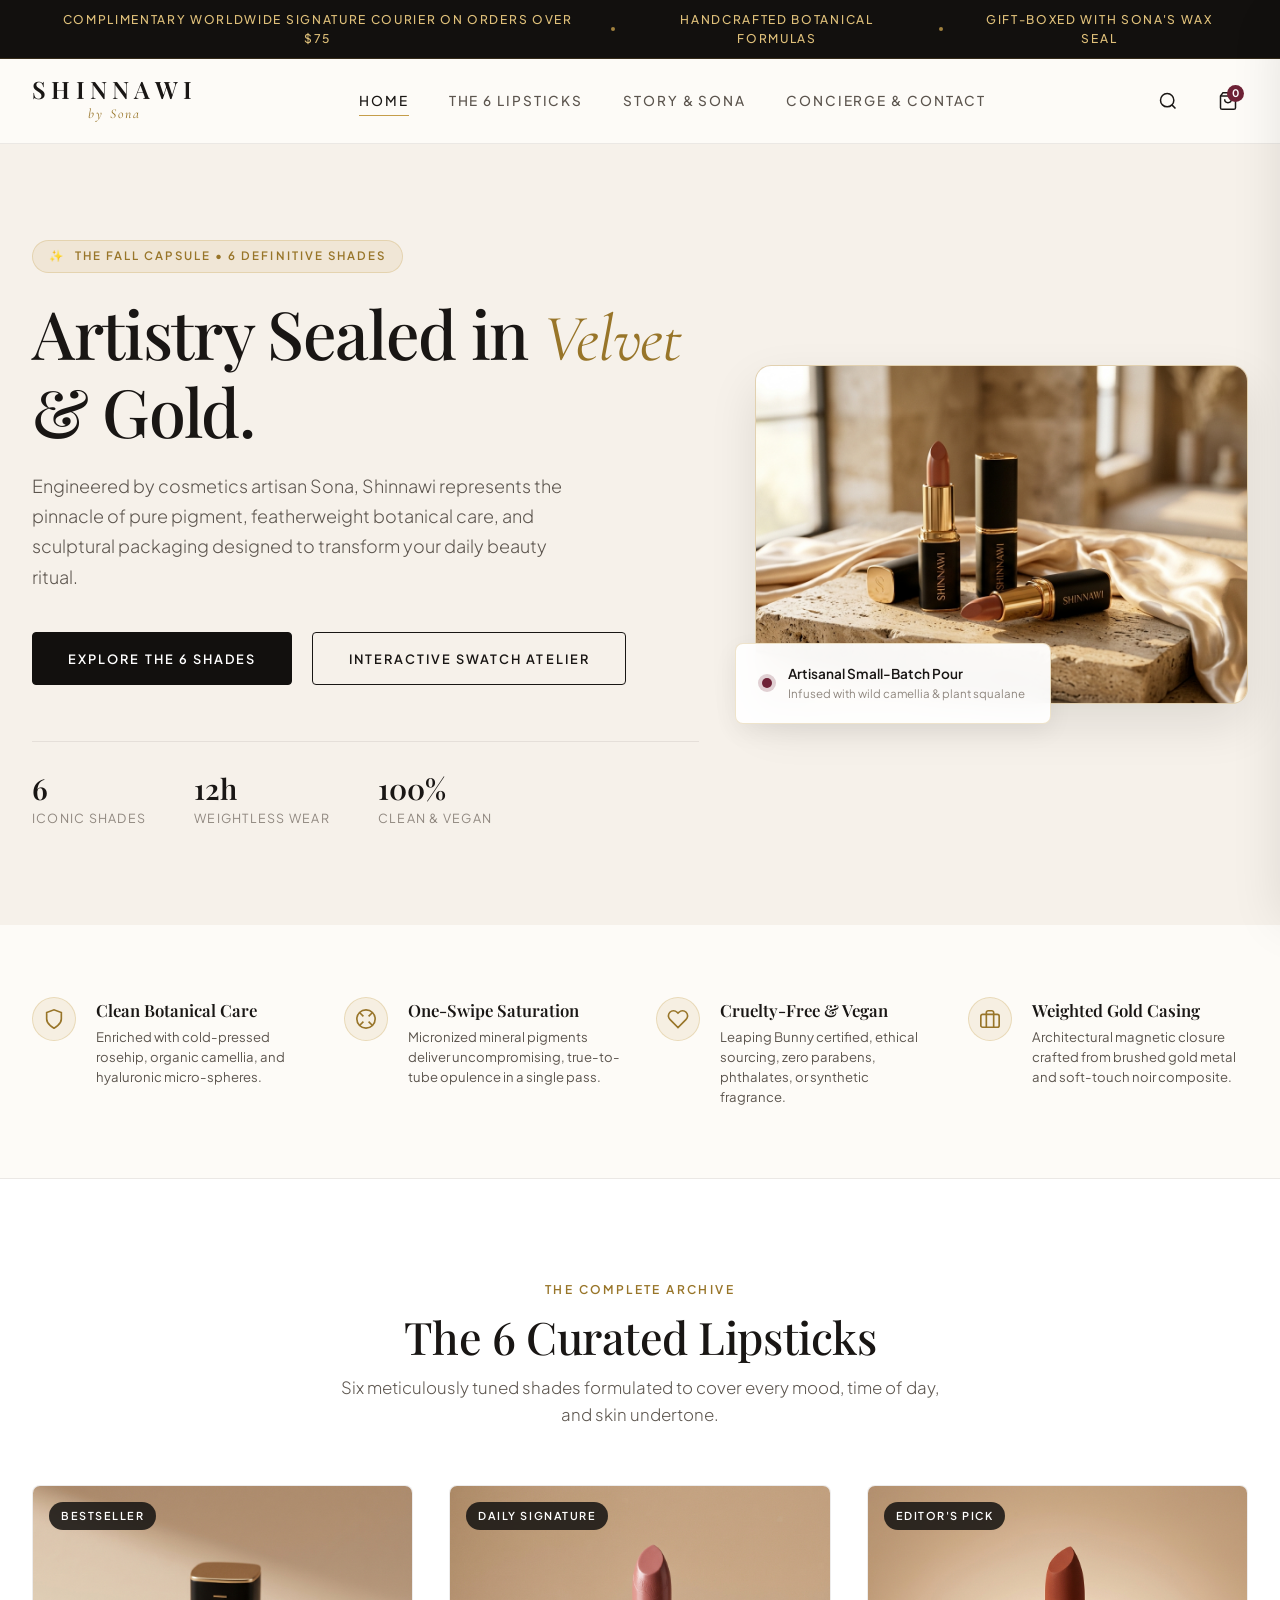
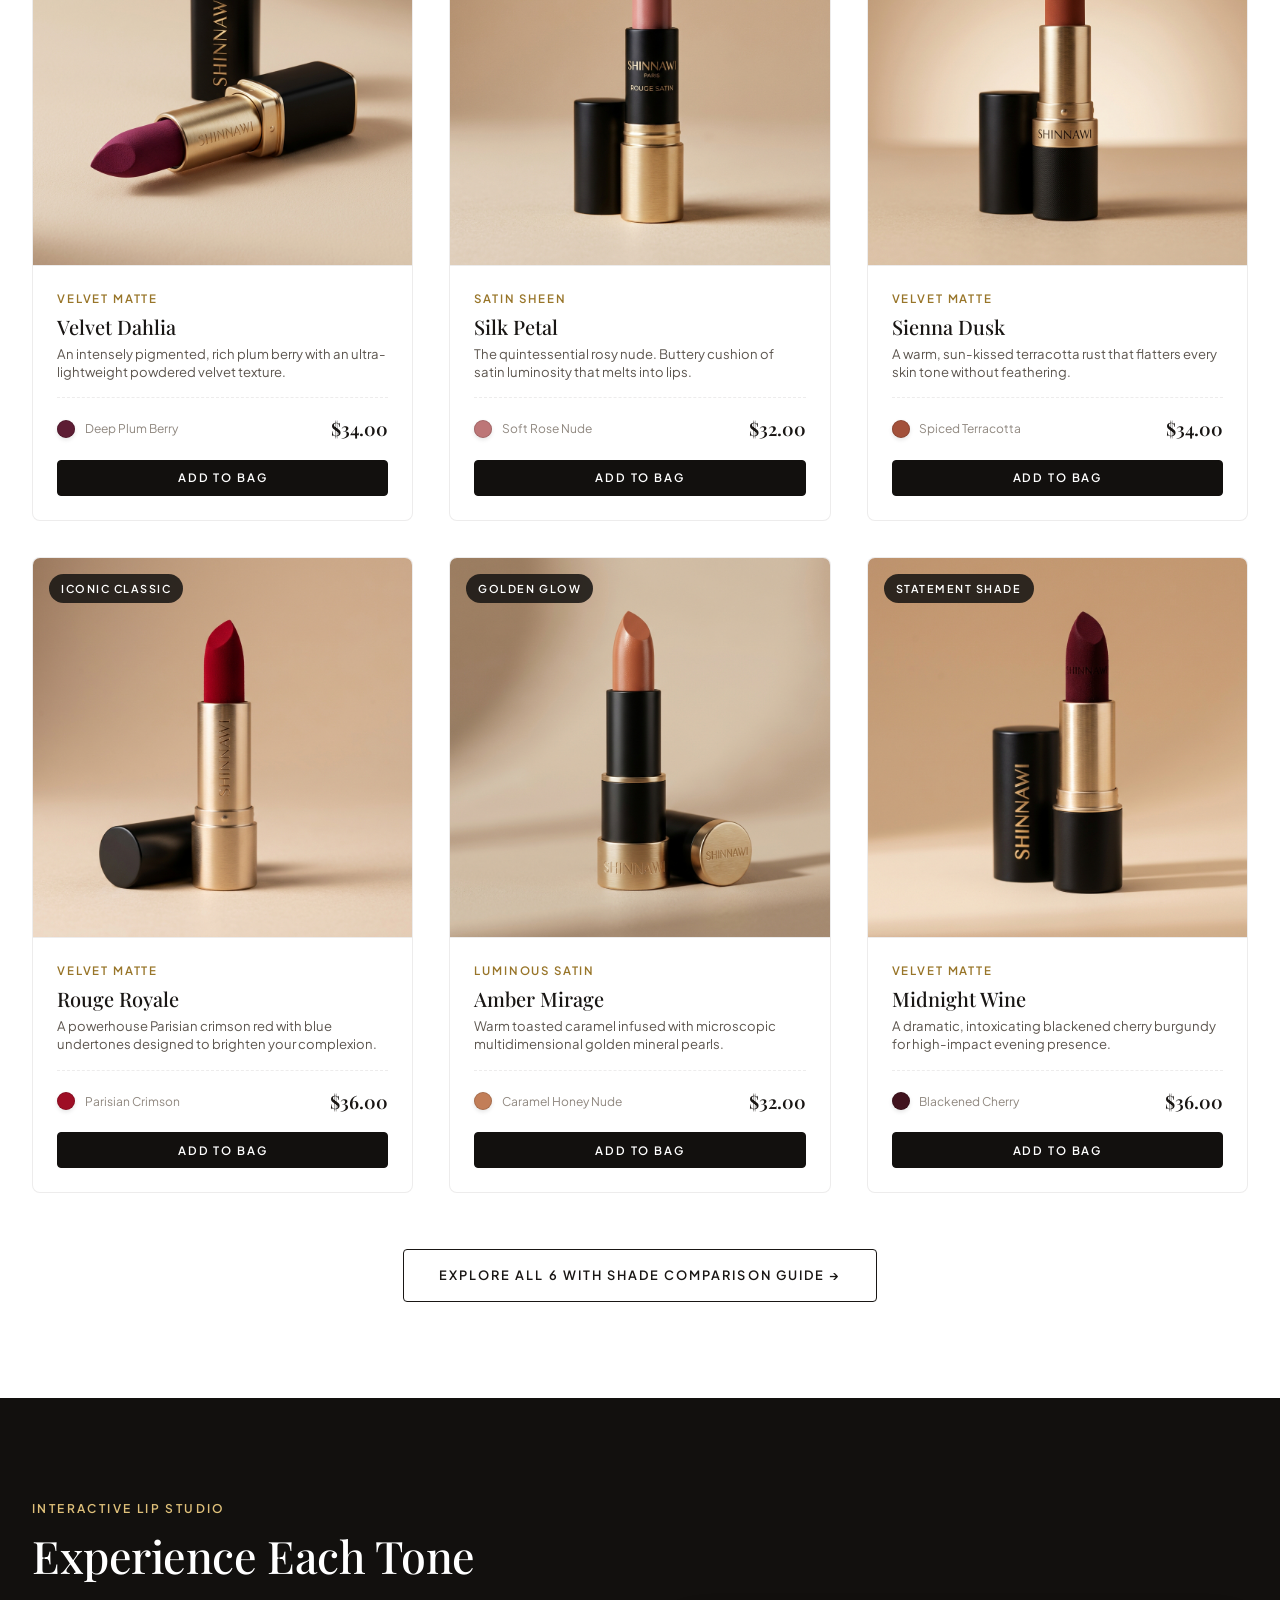
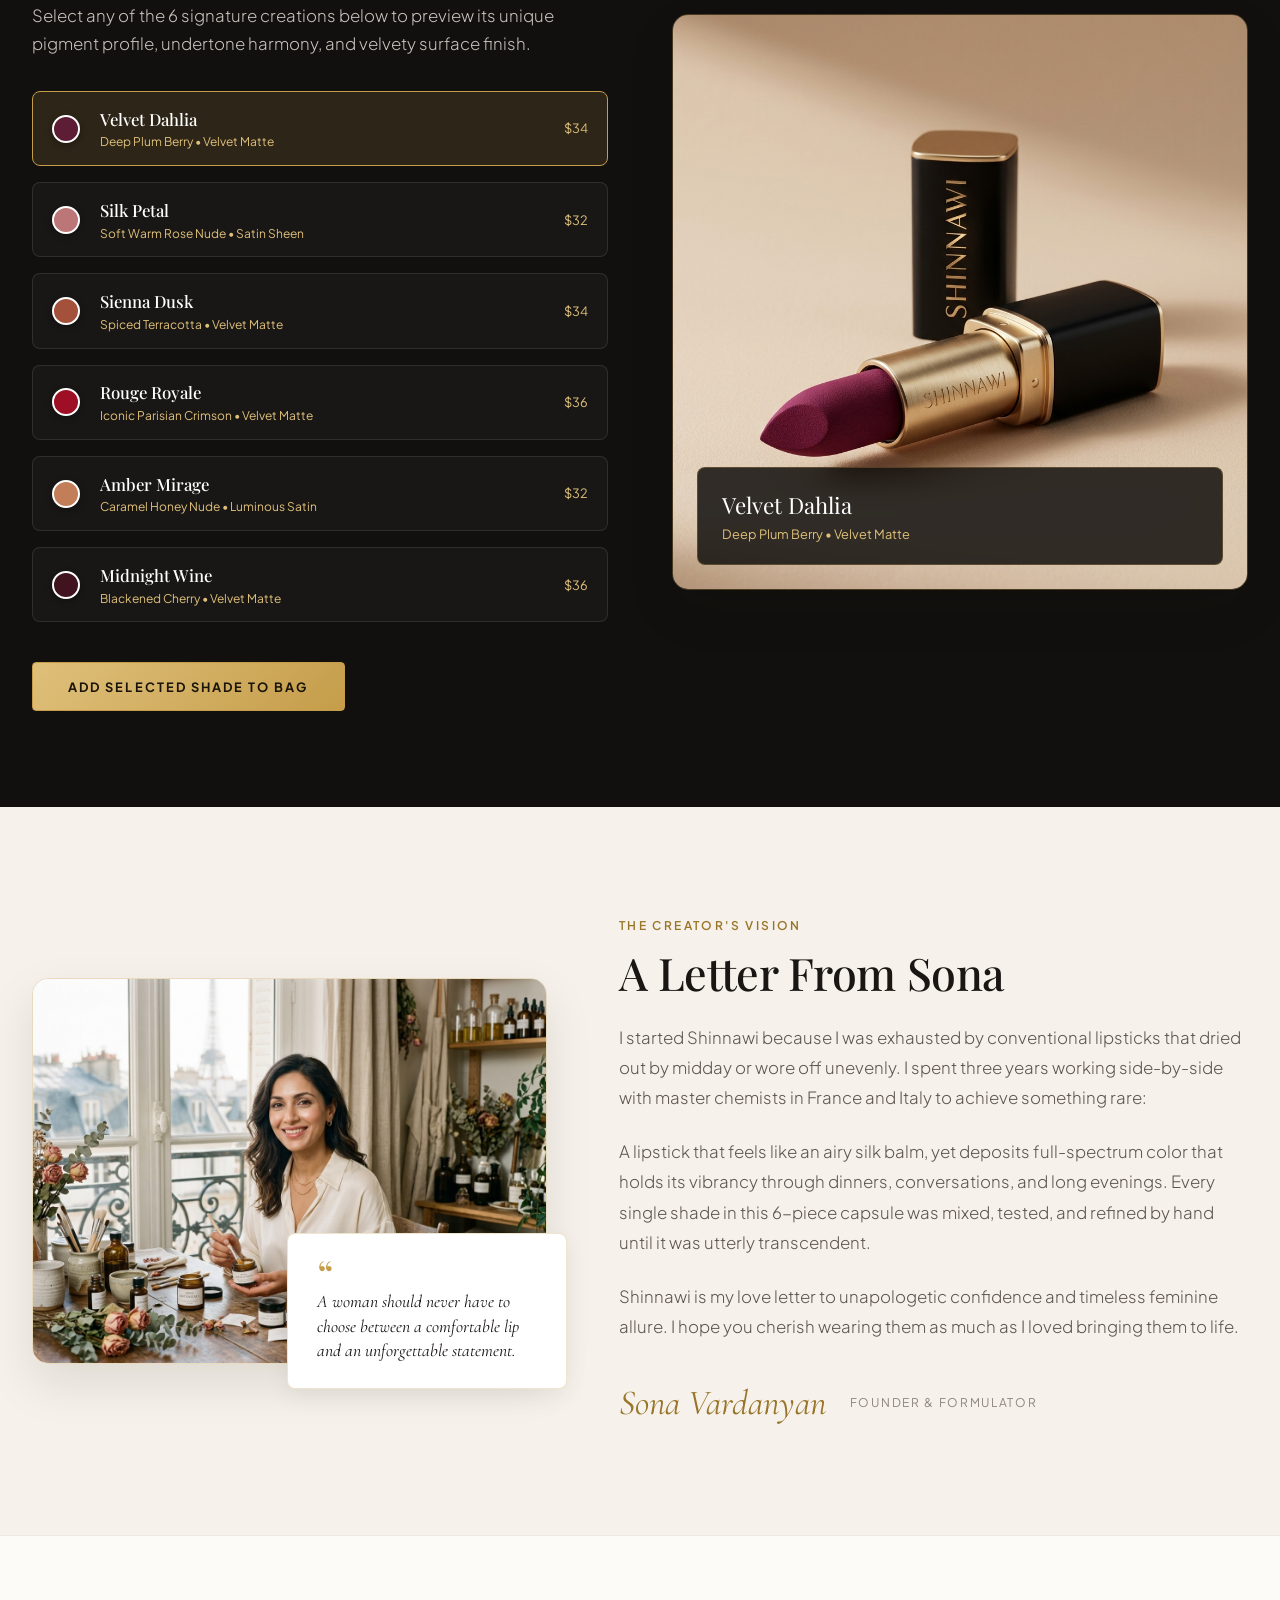
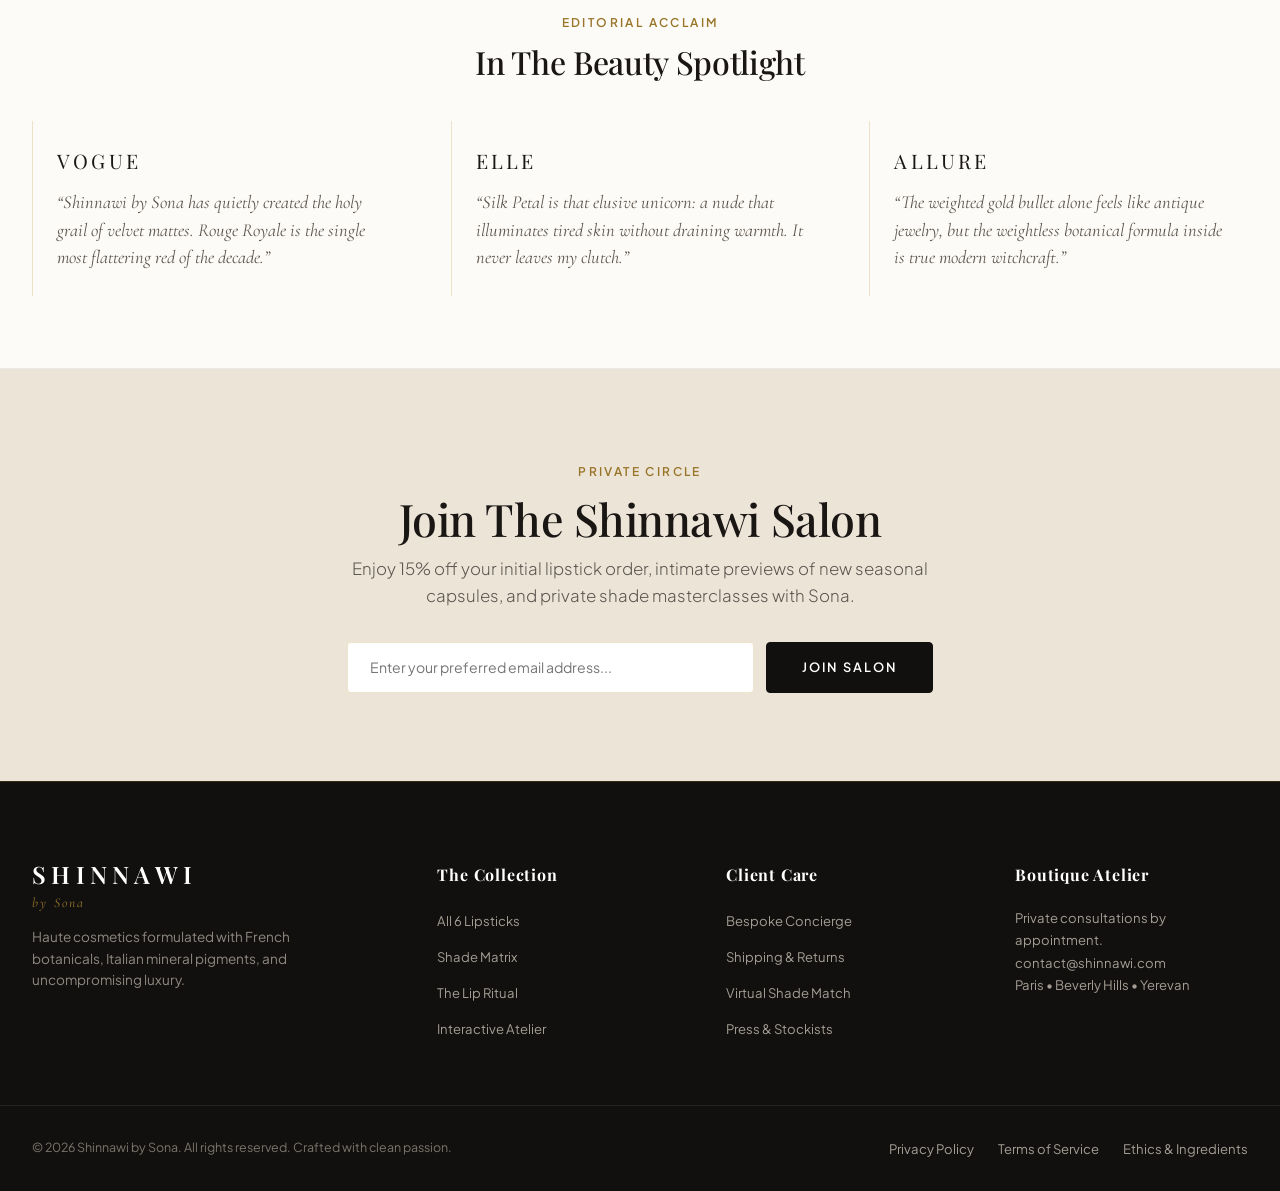
<file: index.html>
<!DOCTYPE html>
<html lang="en">
<head>
  <meta charset="UTF-8">
  <meta name="viewport" content="width=device-width, initial-scale=1.0">
  <title>Shinnawi by Sona — Artisanal Luxury Lipsticks</title>
  <meta name="description" content="Discover Shinnawi by Sona — an exclusive capsule collection of 6 ultra-luxe, botanical-infused lipsticks. Handcrafted for weightless velvet wear and multidimensional color.">
  <link rel="stylesheet" href="css/styles.css">
  <link rel="icon" href="data:image/svg+xml,<svg xmlns=%22http://www.w3.org/2000/svg%22 viewBox=%220 0 100 100%22><text y=%22.9em%22 font-size=%2290%22>💄</text></svg>">
</head>
<body>

  <!-- Announcement Bar -->
  <div class="announcement-bar">
    <div class="container announcement-content">
      <span>Complimentary Worldwide Signature Courier on Orders Over $75</span>
      <span class="announcement-dot"></span>
      <span>Handcrafted Botanical Formulas</span>
      <span class="announcement-dot"></span>
      <span>Gift-Boxed with Sona's Wax Seal</span>
    </div>
  </div>

  <!-- Header Navigation -->
  <header class="site-header">
    <div class="container nav-inner">
      <button class="menu-toggle" aria-label="Toggle navigation menu">
        <span></span>
        <span></span>
        <span></span>
      </button>

      <a href="index.html" class="nav-brand">
        <span class="brand-title">Shinnawi</span>
        <span class="brand-subtitle">by Sona</span>
      </a>

      <nav>
        <ul class="nav-links">
          <li><a href="index.html" class="nav-link active">Home</a></li>
          <li><a href="products.html" class="nav-link">The 6 Lipsticks</a></li>
          <li><a href="#about" class="nav-link">Story & Sona</a></li>
          <li><a href="contact.html" class="nav-link">Concierge & Contact</a></li>
        </ul>
      </nav>

      <div class="nav-actions">
        <a href="products.html" class="nav-action-btn" title="View Catalog" aria-label="Browse catalog">
          <svg width="20" height="20" viewBox="0 0 24 24" fill="none" stroke="currentColor" stroke-width="1.8">
            <circle cx="11" cy="11" r="8"></circle>
            <line x1="21" y1="21" x2="16.65" y2="16.65"></line>
          </svg>
        </a>
        <button class="nav-action-btn" onclick="openCartDrawer()" title="Shopping Bag" aria-label="Shopping Bag">
          <svg width="20" height="20" viewBox="0 0 24 24" fill="none" stroke="currentColor" stroke-width="1.8">
            <path d="M6 2L3 6v14a2 2 0 0 0 2 2h14a2 2 0 0 0 2-2V6l-3-4z"></path>
            <line x1="3" y1="6" x2="21" y2="6"></line>
            <path d="M16 10a4 4 0 0 1-8 0"></path>
          </svg>
          <span class="cart-count">0</span>
        </button>
      </div>
    </div>
  </header>

  <!-- Hero Section -->
  <section class="hero-section">
    <div class="container hero-grid">
      <div class="hero-content">
        <div class="hero-badge">
          <span>✨</span> The Fall Capsule • 6 Definitive Shades
        </div>
        <h1 class="hero-title">
          Artistry Sealed in <em>Velvet</em> &amp; Gold.
        </h1>
        <p class="hero-description">
          Engineered by cosmetics artisan Sona, Shinnawi represents the pinnacle of pure pigment, featherweight botanical care, and sculptural packaging designed to transform your daily beauty ritual.
        </p>
        <div class="hero-cta-group">
          <a href="products.html" class="btn btn-primary">Explore The 6 Shades</a>
          <a href="#shade-atelier" class="btn btn-secondary">Interactive Swatch Atelier</a>
        </div>
        <div class="hero-metrics">
          <div class="metric-item">
            <span class="metric-num">6</span>
            <span class="metric-label">Iconic Shades</span>
          </div>
          <div class="metric-item">
            <span class="metric-num">12h</span>
            <span class="metric-label">Weightless Wear</span>
          </div>
          <div class="metric-item">
            <span class="metric-num">100%</span>
            <span class="metric-label">Clean &amp; Vegan</span>
          </div>
        </div>
      </div>

      <div class="hero-visual">
        <div class="hero-image-wrapper">
          <img src="assets/images/hero.jpg" alt="Shinnawi by Sona luxury lipstick collection" />
        </div>
        <div class="hero-floating-card">
          <span class="floating-dot"></span>
          <div>
            <div class="floating-title">Artisanal Small-Batch Pour</div>
            <div class="floating-sub">Infused with wild camellia &amp; plant squalane</div>
          </div>
        </div>
      </div>
    </div>
  </section>

  <!-- Brand Pillars -->
  <section class="pillars-section">
    <div class="container pillars-grid">
      <div class="pillar-item">
        <div class="pillar-icon-box">
          <svg width="22" height="22" viewBox="0 0 24 24" fill="none" stroke="currentColor" stroke-width="1.8">
            <path d="M12 22s8-4 8-10V5l-8-3-8 3v7c0 6 8 10 8 10z"/>
          </svg>
        </div>
        <div>
          <h4>Clean Botanical Care</h4>
          <p>Enriched with cold-pressed rosehip, organic camellia, and hyaluronic micro-spheres.</p>
        </div>
      </div>
      <div class="pillar-item">
        <div class="pillar-icon-box">
          <svg width="22" height="22" viewBox="0 0 24 24" fill="none" stroke="currentColor" stroke-width="1.8">
            <circle cx="12" cy="12" r="10"></circle>
            <path d="m4.93 4.93 4.24 4.24"></path>
            <path d="m14.83 9.17 4.24-4.24"></path>
            <path d="m14.83 14.83 4.24 4.24"></path>
            <path d="m9.17 14.83-4.24 4.24"></path>
          </svg>
        </div>
        <div>
          <h4>One-Swipe Saturation</h4>
          <p>Micronized mineral pigments deliver uncompromising, true-to-tube opulence in a single pass.</p>
        </div>
      </div>
      <div class="pillar-item">
        <div class="pillar-icon-box">
          <svg width="22" height="22" viewBox="0 0 24 24" fill="none" stroke="currentColor" stroke-width="1.8">
            <path d="M20.84 4.61a5.5 5.5 0 0 0-7.78 0L12 5.67l-1.06-1.06a5.5 5.5 0 0 0-7.78 7.78l1.06 1.06L12 21.23l7.78-7.78 1.06-1.06a5.5 5.5 0 0 0 0-7.78z"></path>
          </svg>
        </div>
        <div>
          <h4>Cruelty-Free &amp; Vegan</h4>
          <p>Leaping Bunny certified, ethical sourcing, zero parabens, phthalates, or synthetic fragrance.</p>
        </div>
      </div>
      <div class="pillar-item">
        <div class="pillar-icon-box">
          <svg width="22" height="22" viewBox="0 0 24 24" fill="none" stroke="currentColor" stroke-width="1.8">
            <rect x="2" y="7" width="20" height="14" rx="2" ry="2"></rect>
            <path d="M16 21V5a2 2 0 0 0-2-2h-4a2 2 0 0 0-2 2v16"></path>
          </svg>
        </div>
        <div>
          <h4>Weighted Gold Casing</h4>
          <p>Architectural magnetic closure crafted from brushed gold metal and soft-touch noir composite.</p>
        </div>
      </div>
    </div>
  </section>

  <!-- The 6 Lipsticks Showcase -->
  <section class="products-section" id="collection">
    <div class="container">
      <div class="section-header">
        <span class="eyebrow">The Complete Archive</span>
        <h2 class="section-title">The 6 Curated Lipsticks</h2>
        <p class="section-subtitle">
          Six meticulously tuned shades formulated to cover every mood, time of day, and skin undertone.
        </p>
      </div>

      <div class="products-grid">
        <!-- 1. Velvet Dahlia -->
        <div class="product-card">
          <div class="product-media">
            <span class="product-tag">Bestseller</span>
            <img src="assets/images/velvet-dahlia.jpg" alt="Velvet Dahlia lipstick" loading="lazy" />
            <button class="product-quick-btn" onclick="openQuickView('velvet-dahlia')">Quick View</button>
          </div>
          <div class="product-info">
            <div class="product-finish">Velvet Matte</div>
            <h3 class="product-name">Velvet Dahlia</h3>
            <p class="product-shade-desc">An intensely pigmented, rich plum berry with an ultra-lightweight powdered velvet texture.</p>
            <div class="product-swatch-row">
              <div class="swatch-display">
                <span class="swatch-circle" style="background-color: #5D1D34;"></span>
                <span class="swatch-name">Deep Plum Berry</span>
              </div>
              <div class="product-price">$34.00</div>
            </div>
            <div class="product-actions-row">
              <button class="btn btn-primary btn-full btn-sm" onclick="addToCart('velvet-dahlia')">Add to Bag</button>
            </div>
          </div>
        </div>

        <!-- 2. Silk Petal -->
        <div class="product-card">
          <div class="product-media">
            <span class="product-tag">Daily Signature</span>
            <img src="assets/images/silk-petal.jpg" alt="Silk Petal lipstick" loading="lazy" />
            <button class="product-quick-btn" onclick="openQuickView('silk-petal')">Quick View</button>
          </div>
          <div class="product-info">
            <div class="product-finish">Satin Sheen</div>
            <h3 class="product-name">Silk Petal</h3>
            <p class="product-shade-desc">The quintessential rosy nude. Buttery cushion of satin luminosity that melts into lips.</p>
            <div class="product-swatch-row">
              <div class="swatch-display">
                <span class="swatch-circle" style="background-color: #BD7677;"></span>
                <span class="swatch-name">Soft Rose Nude</span>
              </div>
              <div class="product-price">$32.00</div>
            </div>
            <div class="product-actions-row">
              <button class="btn btn-primary btn-full btn-sm" onclick="addToCart('silk-petal')">Add to Bag</button>
            </div>
          </div>
        </div>

        <!-- 3. Sienna Dusk -->
        <div class="product-card">
          <div class="product-media">
            <span class="product-tag">Editor's Pick</span>
            <img src="assets/images/sienna-dusk.jpg" alt="Sienna Dusk lipstick" loading="lazy" />
            <button class="product-quick-btn" onclick="openQuickView('sienna-dusk')">Quick View</button>
          </div>
          <div class="product-info">
            <div class="product-finish">Velvet Matte</div>
            <h3 class="product-name">Sienna Dusk</h3>
            <p class="product-shade-desc">A warm, sun-kissed terracotta rust that flatters every skin tone without feathering.</p>
            <div class="product-swatch-row">
              <div class="swatch-display">
                <span class="swatch-circle" style="background-color: #A3513B;"></span>
                <span class="swatch-name">Spiced Terracotta</span>
              </div>
              <div class="product-price">$34.00</div>
            </div>
            <div class="product-actions-row">
              <button class="btn btn-primary btn-full btn-sm" onclick="addToCart('sienna-dusk')">Add to Bag</button>
            </div>
          </div>
        </div>

        <!-- 4. Rouge Royale -->
        <div class="product-card">
          <div class="product-media">
            <span class="product-tag">Iconic Classic</span>
            <img src="assets/images/rouge-royale.jpg" alt="Rouge Royale lipstick" loading="lazy" />
            <button class="product-quick-btn" onclick="openQuickView('rouge-royale')">Quick View</button>
          </div>
          <div class="product-info">
            <div class="product-finish">Velvet Matte</div>
            <h3 class="product-name">Rouge Royale</h3>
            <p class="product-shade-desc">A powerhouse Parisian crimson red with blue undertones designed to brighten your complexion.</p>
            <div class="product-swatch-row">
              <div class="swatch-display">
                <span class="swatch-circle" style="background-color: #9E0E25;"></span>
                <span class="swatch-name">Parisian Crimson</span>
              </div>
              <div class="product-price">$36.00</div>
            </div>
            <div class="product-actions-row">
              <button class="btn btn-primary btn-full btn-sm" onclick="addToCart('rouge-royale')">Add to Bag</button>
            </div>
          </div>
        </div>

        <!-- 5. Amber Mirage -->
        <div class="product-card">
          <div class="product-media">
            <span class="product-tag">Golden Glow</span>
            <img src="assets/images/amber-mirage.jpg" alt="Amber Mirage lipstick" loading="lazy" />
            <button class="product-quick-btn" onclick="openQuickView('amber-mirage')">Quick View</button>
          </div>
          <div class="product-info">
            <div class="product-finish">Luminous Satin</div>
            <h3 class="product-name">Amber Mirage</h3>
            <p class="product-shade-desc">Warm toasted caramel infused with microscopic multidimensional golden mineral pearls.</p>
            <div class="product-swatch-row">
              <div class="swatch-display">
                <span class="swatch-circle" style="background-color: #C27E58;"></span>
                <span class="swatch-name">Caramel Honey Nude</span>
              </div>
              <div class="product-price">$32.00</div>
            </div>
            <div class="product-actions-row">
              <button class="btn btn-primary btn-full btn-sm" onclick="addToCart('amber-mirage')">Add to Bag</button>
            </div>
          </div>
        </div>

        <!-- 6. Midnight Wine -->
        <div class="product-card">
          <div class="product-media">
            <span class="product-tag">Statement Shade</span>
            <img src="assets/images/midnight-wine.jpg" alt="Midnight Wine lipstick" loading="lazy" />
            <button class="product-quick-btn" onclick="openQuickView('midnight-wine')">Quick View</button>
          </div>
          <div class="product-info">
            <div class="product-finish">Velvet Matte</div>
            <h3 class="product-name">Midnight Wine</h3>
            <p class="product-shade-desc">A dramatic, intoxicating blackened cherry burgundy for high-impact evening presence.</p>
            <div class="product-swatch-row">
              <div class="swatch-display">
                <span class="swatch-circle" style="background-color: #41131E;"></span>
                <span class="swatch-name">Blackened Cherry</span>
              </div>
              <div class="product-price">$36.00</div>
            </div>
            <div class="product-actions-row">
              <button class="btn btn-primary btn-full btn-sm" onclick="addToCart('midnight-wine')">Add to Bag</button>
            </div>
          </div>
        </div>
      </div>

      <div style="text-align: center; margin-top: 3.5rem;">
        <a href="products.html" class="btn btn-secondary">
          Explore All 6 With Shade Comparison Guide →
        </a>
      </div>
    </div>
  </section>

  <!-- Interactive Swatch Atelier Section -->
  <section class="shade-experience-section" id="shade-atelier">
    <div class="container shade-experience-grid">
      <div class="shade-experience-content">
        <span class="eyebrow">Interactive Lip Studio</span>
        <h2 class="section-title">Experience Each Tone</h2>
        <p>
          Select any of the 6 signature creations below to preview its unique pigment profile, undertone harmony, and velvety surface finish.
        </p>

        <div class="shade-swatches-selector">
          <div class="swatch-interactive-item active" data-id="velvet-dahlia">
            <div class="swatch-color-pill" style="background-color: #5D1D34;"></div>
            <div class="swatch-details-inline">
              <div class="swatch-title-inline">Velvet Dahlia</div>
              <div class="swatch-desc-inline">Deep Plum Berry • Velvet Matte</div>
            </div>
            <span style="font-size: 0.8rem; color: var(--gold-light);">$34</span>
          </div>

          <div class="swatch-interactive-item" data-id="silk-petal">
            <div class="swatch-color-pill" style="background-color: #BD7677;"></div>
            <div class="swatch-details-inline">
              <div class="swatch-title-inline">Silk Petal</div>
              <div class="swatch-desc-inline">Soft Warm Rose Nude • Satin Sheen</div>
            </div>
            <span style="font-size: 0.8rem; color: var(--gold-light);">$32</span>
          </div>

          <div class="swatch-interactive-item" data-id="sienna-dusk">
            <div class="swatch-color-pill" style="background-color: #A3513B;"></div>
            <div class="swatch-details-inline">
              <div class="swatch-title-inline">Sienna Dusk</div>
              <div class="swatch-desc-inline">Spiced Terracotta • Velvet Matte</div>
            </div>
            <span style="font-size: 0.8rem; color: var(--gold-light);">$34</span>
          </div>

          <div class="swatch-interactive-item" data-id="rouge-royale">
            <div class="swatch-color-pill" style="background-color: #9E0E25;"></div>
            <div class="swatch-details-inline">
              <div class="swatch-title-inline">Rouge Royale</div>
              <div class="swatch-desc-inline">Iconic Parisian Crimson • Velvet Matte</div>
            </div>
            <span style="font-size: 0.8rem; color: var(--gold-light);">$36</span>
          </div>

          <div class="swatch-interactive-item" data-id="amber-mirage">
            <div class="swatch-color-pill" style="background-color: #C27E58;"></div>
            <div class="swatch-details-inline">
              <div class="swatch-title-inline">Amber Mirage</div>
              <div class="swatch-desc-inline">Caramel Honey Nude • Luminous Satin</div>
            </div>
            <span style="font-size: 0.8rem; color: var(--gold-light);">$32</span>
          </div>

          <div class="swatch-interactive-item" data-id="midnight-wine">
            <div class="swatch-color-pill" style="background-color: #41131E;"></div>
            <div class="swatch-details-inline">
              <div class="swatch-title-inline">Midnight Wine</div>
              <div class="swatch-desc-inline">Blackened Cherry • Velvet Matte</div>
            </div>
            <span style="font-size: 0.8rem; color: var(--gold-light);">$36</span>
          </div>
        </div>

        <button id="interactiveShadeBtn" class="btn btn-gold" onclick="addToCart('velvet-dahlia')">
          Add Selected Shade to Bag
        </button>
      </div>

      <div class="shade-preview-canvas">
        <img id="interactiveShadeImg" src="assets/images/velvet-dahlia.jpg" alt="Velvet Dahlia preview" />
        <div style="position: absolute; bottom: 1.5rem; left: 1.5rem; right: 1.5rem; background: rgba(18, 16, 14, 0.85); backdrop-filter: blur(10px); padding: 1.25rem 1.5rem; border-radius: 8px; border: 1px solid rgba(197, 157, 74, 0.3);">
          <div id="interactiveShadeTitle" style="font-family: var(--font-serif); font-size: 1.4rem; color: #FFF;">Velvet Dahlia</div>
          <div id="interactiveShadeSubtitle" style="font-size: 0.8rem; color: var(--gold-light);">Deep Plum Berry • Velvet Matte</div>
        </div>
      </div>
    </div>
  </section>

  <!-- Founder Story & Sona's Philosophy -->
  <section class="founder-section" id="about">
    <div class="container founder-grid">
      <div class="founder-media">
        <div class="founder-image-frame">
          <img src="assets/images/founder.jpg" alt="Sona in her Parisian cosmetic atelier" />
        </div>
        <div class="founder-quote-card">
          <span class="quote-mark">“</span>
          <p class="quote-text">A woman should never have to choose between a comfortable lip and an unforgettable statement.</p>
        </div>
      </div>

      <div class="founder-content">
        <span class="eyebrow">The Creator's Vision</span>
        <h2 class="section-title">A Letter From Sona</h2>
        <p class="founder-text">
          I started Shinnawi because I was exhausted by conventional lipsticks that dried out by midday or wore off unevenly. I spent three years working side-by-side with master chemists in France and Italy to achieve something rare:
        </p>
        <p class="founder-text">
          A lipstick that feels like an airy silk balm, yet deposits full-spectrum color that holds its vibrancy through dinners, conversations, and long evenings. Every single shade in this 6-piece capsule was mixed, tested, and refined by hand until it was utterly transcendent.
        </p>
        <p class="founder-text">
          Shinnawi is my love letter to unapologetic confidence and timeless feminine allure. I hope you cherish wearing them as much as I loved bringing them to life.
        </p>

        <div class="founder-signature">
          <div class="founder-sig-text">Sona Vardanyan</div>
          <div class="founder-title-badge">Founder &amp; Formulator</div>
        </div>
      </div>
    </div>
  </section>

  <!-- Press & Accolades -->
  <section class="press-section">
    <div class="container">
      <span class="eyebrow">Editorial Acclaim</span>
      <h3 class="section-title" style="font-size: 2rem;">In The Beauty Spotlight</h3>

      <div class="press-grid">
        <div class="press-item">
          <div class="press-logo">VOGUE</div>
          <p class="press-quote">
            “Shinnawi by Sona has quietly created the holy grail of velvet mattes. Rouge Royale is the single most flattering red of the decade.”
          </p>
        </div>
        <div class="press-item">
          <div class="press-logo">ELLE</div>
          <p class="press-quote">
            “Silk Petal is that elusive unicorn: a nude that illuminates tired skin without draining warmth. It never leaves my clutch.”
          </p>
        </div>
        <div class="press-item">
          <div class="press-logo">ALLURE</div>
          <p class="press-quote">
            “The weighted gold bullet alone feels like antique jewelry, but the weightless botanical formula inside is true modern witchcraft.”
          </p>
        </div>
      </div>
    </div>
  </section>

  <!-- Newsletter VIP Section -->
  <section class="newsletter-section">
    <div class="container newsletter-box">
      <span class="eyebrow">Private Circle</span>
      <h2 class="section-title">Join The Shinnawi Salon</h2>
      <p class="section-subtitle">
        Enjoy 15% off your initial lipstick order, intimate previews of new seasonal capsules, and private shade masterclasses with Sona.
      </p>
      <form class="newsletter-form">
        <input type="email" class="newsletter-input" placeholder="Enter your preferred email address..." required />
        <button type="submit" class="btn btn-primary">Join Salon</button>
      </form>
    </div>
  </section>

  <!-- Footer -->
  <footer class="site-footer">
    <div class="container footer-grid">
      <div class="footer-brand">
        <span class="brand-title">Shinnawi</span>
        <div class="brand-subtitle">by Sona</div>
        <p class="footer-tagline">
          Haute cosmetics formulated with French botanicals, Italian mineral pigments, and uncompromising luxury.
        </p>
      </div>

      <div>
        <h4 class="footer-heading">The Collection</h4>
        <ul class="footer-links">
          <li><a href="products.html" class="footer-link">All 6 Lipsticks</a></li>
          <li><a href="products.html#guide" class="footer-link">Shade Matrix</a></li>
          <li><a href="products.html#ritual" class="footer-link">The Lip Ritual</a></li>
          <li><a href="#shade-atelier" class="footer-link">Interactive Atelier</a></li>
        </ul>
      </div>

      <div>
        <h4 class="footer-heading">Client Care</h4>
        <ul class="footer-links">
          <li><a href="contact.html" class="footer-link">Bespoke Concierge</a></li>
          <li><a href="contact.html#faq" class="footer-link">Shipping &amp; Returns</a></li>
          <li><a href="contact.html" class="footer-link">Virtual Shade Match</a></li>
          <li><a href="contact.html" class="footer-link">Press &amp; Stockists</a></li>
        </ul>
      </div>

      <div>
        <h4 class="footer-heading">Boutique Atelier</h4>
        <p style="font-size: 0.82rem; line-height: 1.7; color: #A39D94;">
          Private consultations by appointment.<br>
          contact@shinnawi.com<br>
          Paris • Beverly Hills • Yerevan
        </p>
      </div>
    </div>

    <div class="container footer-bottom">
      <div>&copy; 2026 Shinnawi by Sona. All rights reserved. Crafted with clean passion.</div>
      <div style="display: flex; gap: 1.5rem;">
        <a href="#" class="footer-link">Privacy Policy</a>
        <a href="#" class="footer-link">Terms of Service</a>
        <a href="#" class="footer-link">Ethics &amp; Ingredients</a>
      </div>
    </div>
  </footer>

  <!-- Slide-out Shopping Bag Drawer -->
  <div class="cart-overlay" id="cartOverlay" onclick="closeCartDrawer()"></div>
  <aside class="cart-drawer" id="cartDrawer" aria-label="Shopping Bag Drawer">
    <div class="cart-header">
      <div class="cart-header-title">Your Bag (<span class="cart-count">0</span>)</div>
      <button class="cart-close-btn" onclick="closeCartDrawer()" aria-label="Close Bag">✕</button>
    </div>

    <div class="shipping-meter">
      <div id="shippingMeterText">Add $75 for complimentary signature courier</div>
      <div class="shipping-progress-track">
        <div class="shipping-progress-bar" id="shippingProgressBar"></div>
      </div>
    </div>

    <div class="cart-items-container" id="cartItemsContainer">
      <!-- Items dynamically populated via app.js -->
    </div>

    <div class="cart-empty-state" id="cartEmptyState">
      <svg width="48" height="48" viewBox="0 0 24 24" fill="none" stroke="currentColor" stroke-width="1.2">
        <path d="M6 2L3 6v14a2 2 0 0 0 2 2h14a2 2 0 0 0 2-2V6l-3-4z"></path>
        <line x1="3" y1="6" x2="21" y2="6"></line>
        <path d="M16 10a4 4 0 0 1-8 0"></path>
      </svg>
      <p>Your shopping bag is currently empty.</p>
      <a href="products.html" class="btn btn-primary btn-sm" onclick="closeCartDrawer()">Discover The 6 Shades</a>
    </div>

    <div class="cart-footer" id="cartFooter" style="display: none;">
      <div class="cart-summary-line">
        <span>Estimated Shipping</span>
        <span style="color: var(--gold-dark); font-weight: 500;">Complimentary over $75</span>
      </div>
      <div class="cart-summary-line total">
        <span>Subtotal</span>
        <span id="cartSubtotal">$0.00</span>
      </div>
      <button class="btn btn-primary btn-full" onclick="proceedToStripeCheckout()">Proceed to Checkout (Stripe)</button>
      <p style="font-size: 0.72rem; text-align: center; color: var(--text-muted); margin-top: 0.75rem;">
        🔒 Encrypted Checkout • Complimentary Gift Wrapping
      </p>
    </div>
  </aside>

  <!-- Quick View Modal -->
  <div class="modal-overlay" id="quickViewModal" onclick="if(event.target === this) closeQuickView()">
    <div class="modal-content">
      <button class="modal-close-btn" onclick="closeQuickView()" aria-label="Close modal">✕</button>
      <div id="quickViewBody"></div>
    </div>
  </div>

  <script src="js/app.js"></script>
</body>
</html>
</file>
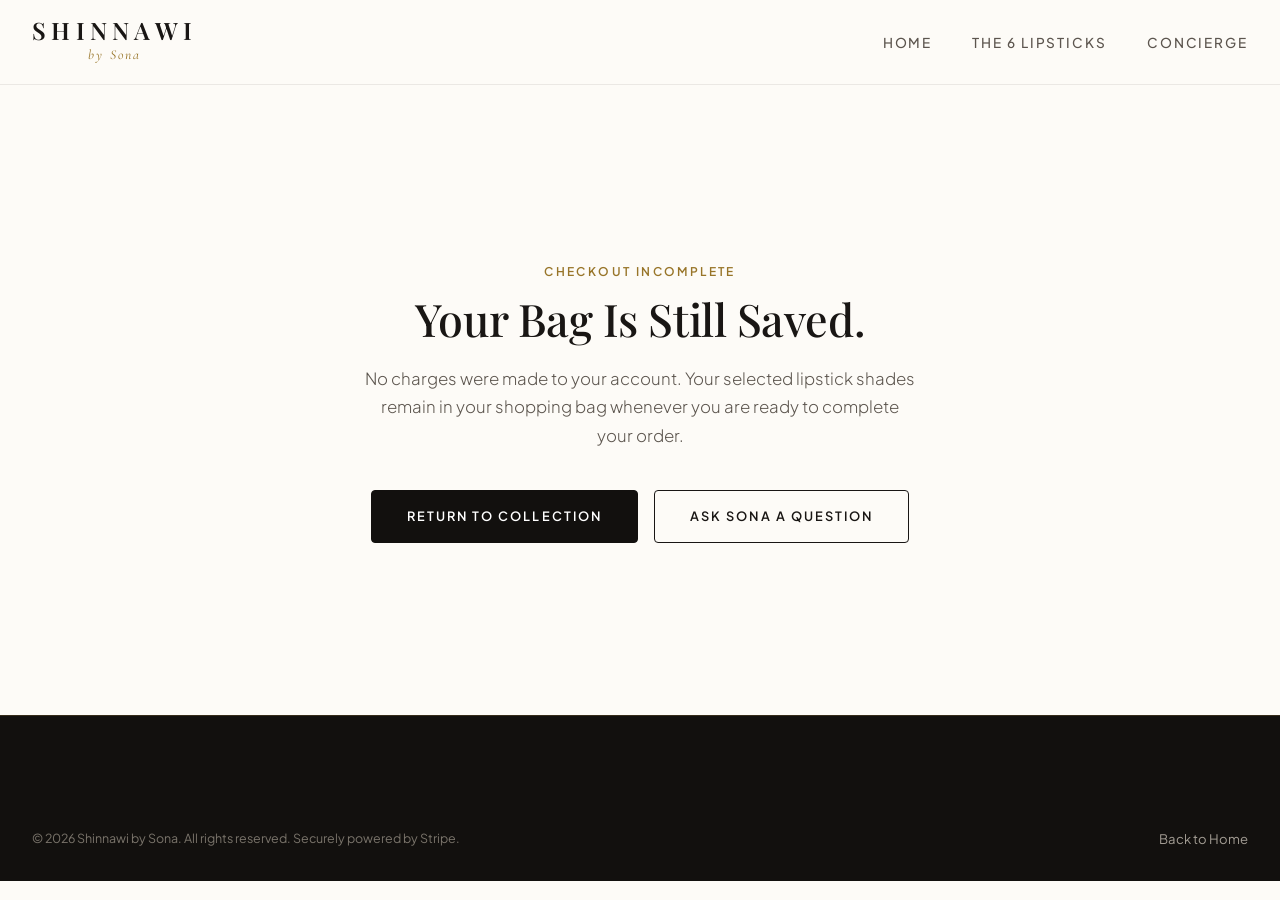
<file: cancel.html>
<!DOCTYPE html>
<html lang="en">
<head>
  <meta charset="UTF-8">
  <meta name="viewport" content="width=device-width, initial-scale=1.0">
  <title>Checkout Cancelled — Shinnawi by Sona</title>
  <meta name="description" content="Your Shinnawi checkout session was paused. Your bag has been saved.">
  <link rel="stylesheet" href="css/styles.css">
  <link rel="icon" href="data:image/svg+xml,<svg xmlns=%22http://www.w3.org/2000/svg%22 viewBox=%220 0 100 100%22><text y=%22.9em%22 font-size=%2290%22>💄</text></svg>">
</head>
<body>

  <!-- Header Navigation -->
  <header class="site-header">
    <div class="container nav-inner">
      <a href="index.html" class="nav-brand">
        <span class="brand-title">Shinnawi</span>
        <span class="brand-subtitle">by Sona</span>
      </a>

      <nav>
        <ul class="nav-links">
          <li><a href="index.html" class="nav-link">Home</a></li>
          <li><a href="products.html" class="nav-link">The 6 Lipsticks</a></li>
          <li><a href="contact.html" class="nav-link">Concierge</a></li>
        </ul>
      </nav>
    </div>
  </header>

  <!-- Cancel Content -->
  <main style="padding: 6rem 0; min-height: 70vh; display: flex; align-items: center;">
    <div class="container" style="max-width: 620px; text-align: center;">
      <span class="eyebrow">Checkout Incomplete</span>
      <h1 class="section-title" style="margin-bottom: 1.25rem;">Your Bag Is Still Saved.</h1>
      
      <p style="font-size: 1.05rem; color: var(--text-secondary); line-height: 1.7; margin-bottom: 2.5rem; font-weight: 300;">
        No charges were made to your account. Your selected lipstick shades remain in your shopping bag whenever you are ready to complete your order.
      </p>

      <div style="display: flex; gap: 1rem; justify-content: center; flex-wrap: wrap;">
        <a href="products.html" class="btn btn-primary">Return to Collection</a>
        <a href="contact.html" class="btn btn-secondary">Ask Sona a Question</a>
      </div>
    </div>
  </main>

  <!-- Footer -->
  <footer class="site-footer">
    <div class="container footer-bottom" style="border-top: none;">
      <div>&copy; 2026 Shinnawi by Sona. All rights reserved. Securely powered by Stripe.</div>
      <a href="index.html" class="footer-link">Back to Home</a>
    </div>
  </footer>
</body>
</html>
</file>
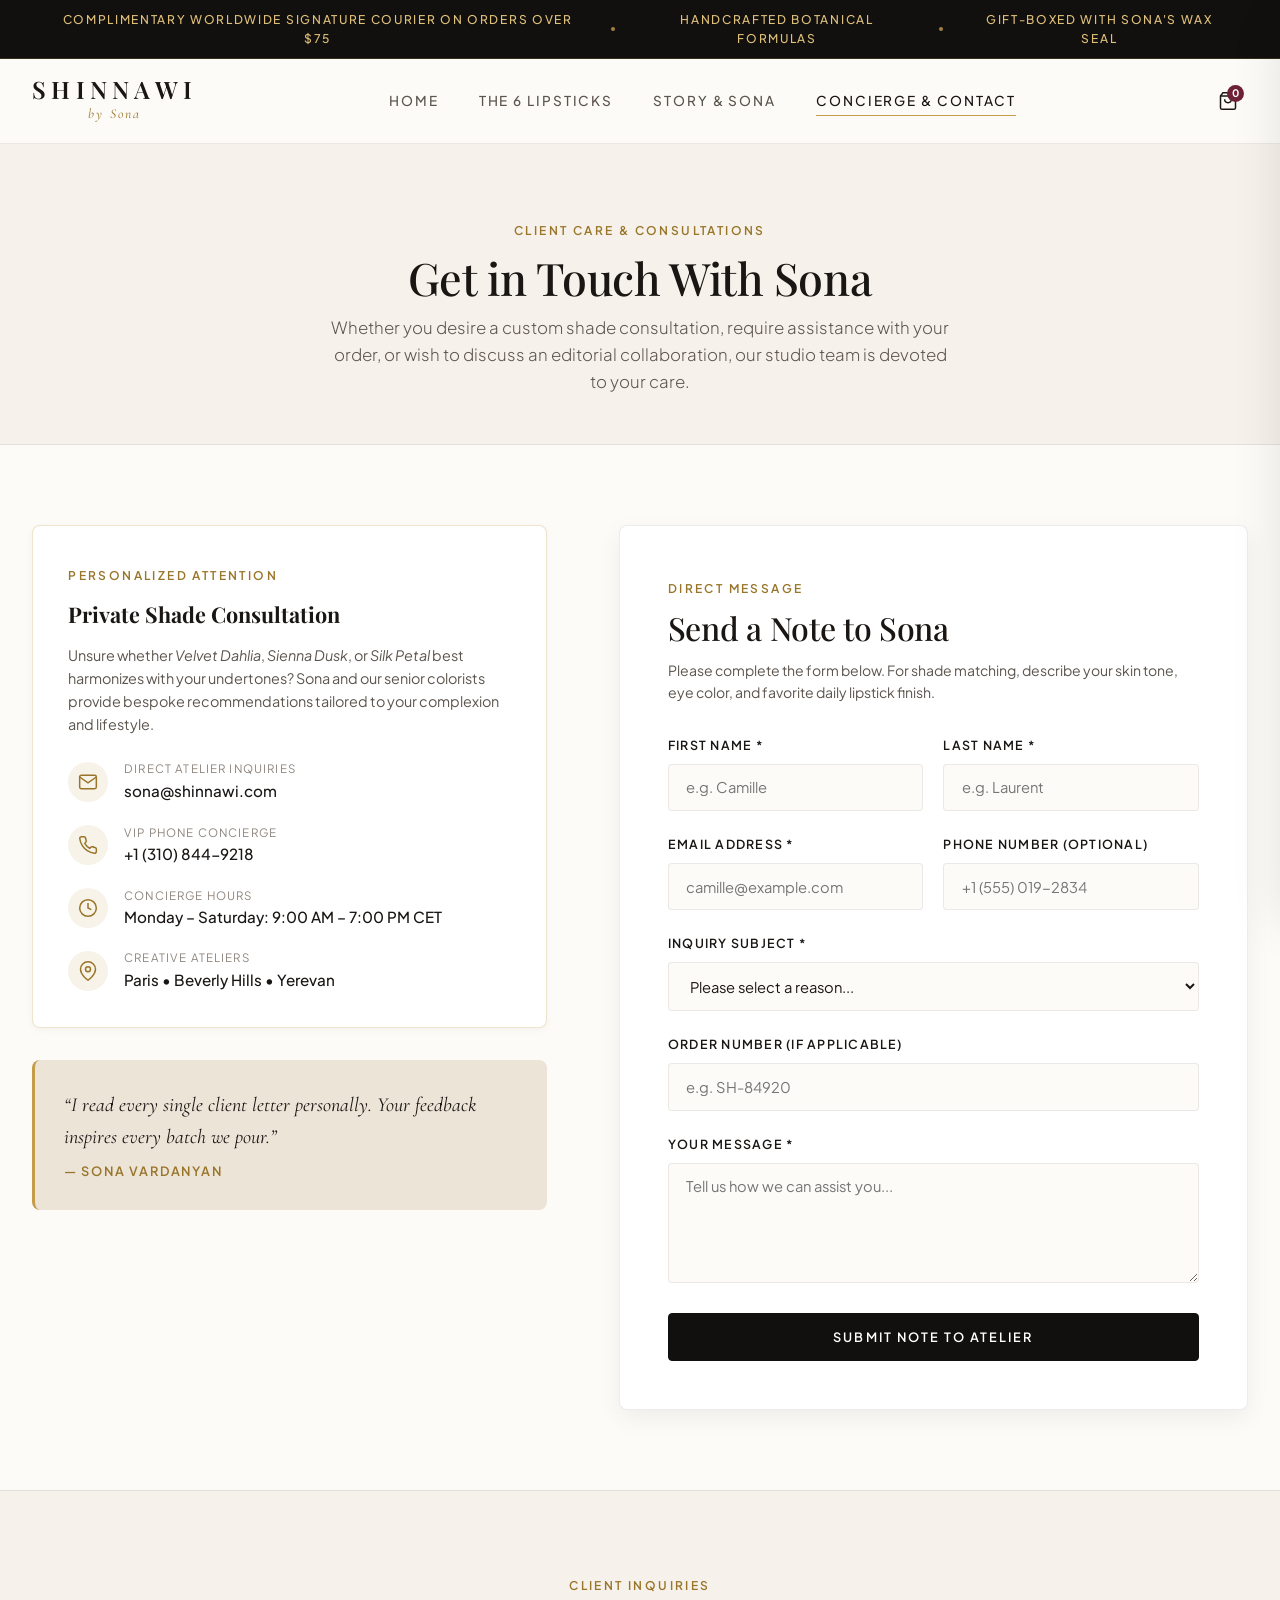
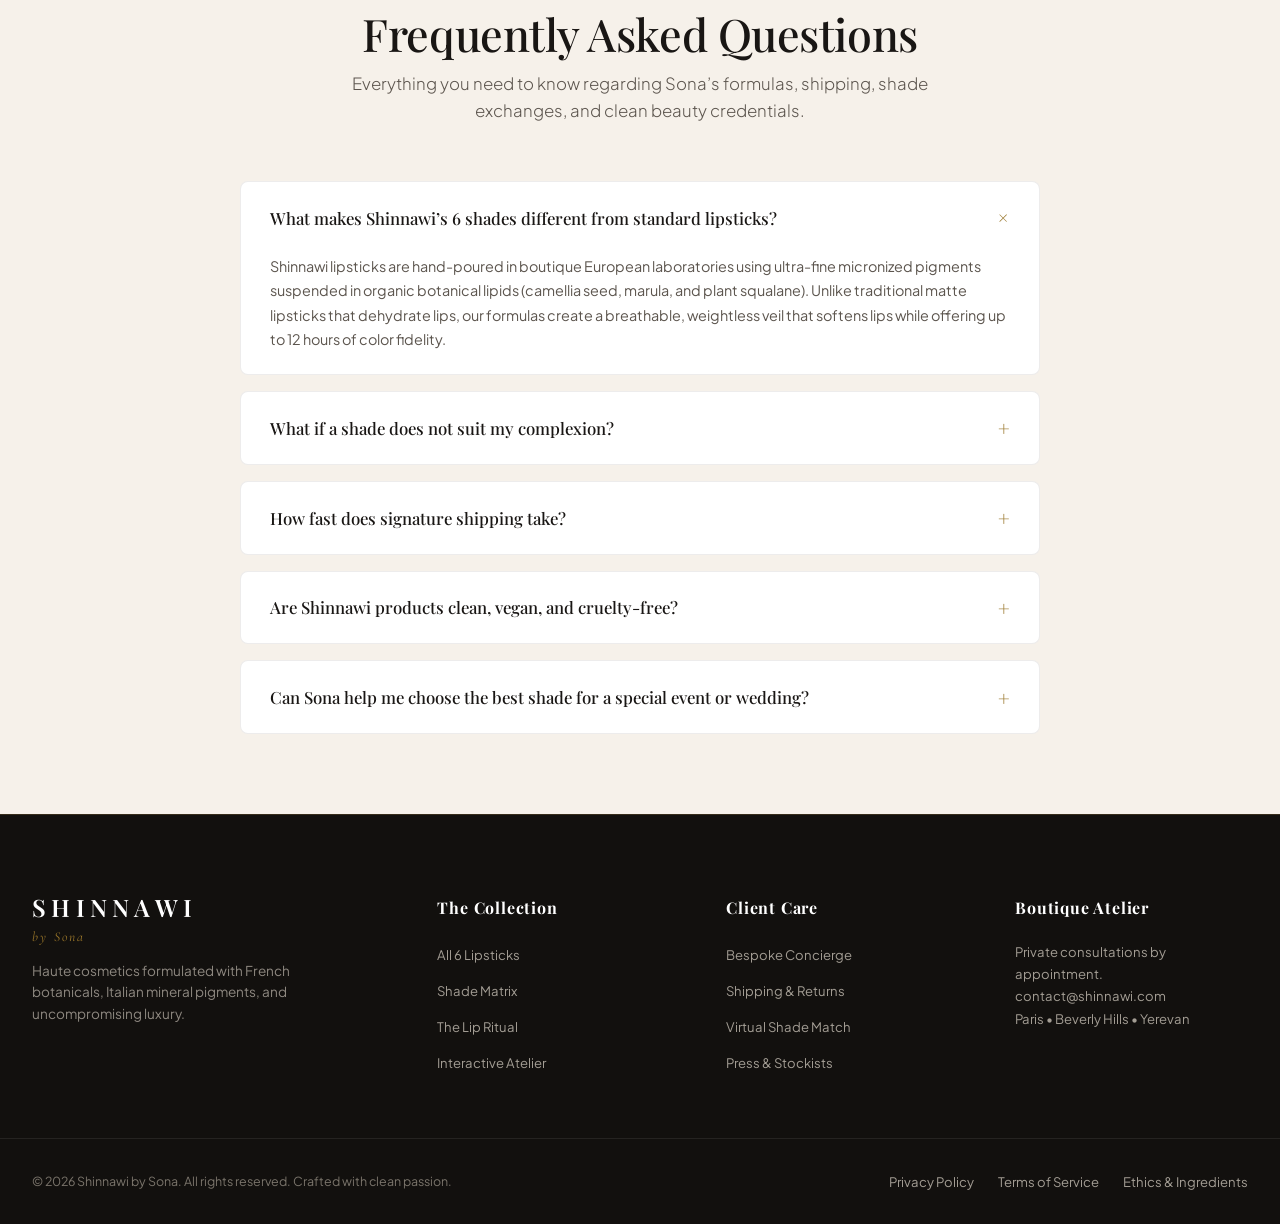
<file: contact.html>
<!DOCTYPE html>
<html lang="en">
<head>
  <meta charset="UTF-8">
  <meta name="viewport" content="width=device-width, initial-scale=1.0">
  <title>Get in Touch with Sona — Bespoke Concierge | Shinnawi</title>
  <meta name="description" content="Contact Sona and the Shinnawi cosmetics concierge. Receive personalized lipstick shade consultations, order support, and press inquiries.">
  <link rel="stylesheet" href="css/styles.css">
  <link rel="icon" href="data:image/svg+xml,<svg xmlns=%22http://www.w3.org/2000/svg%22 viewBox=%220 0 100 100%22><text y=%22.9em%22 font-size=%2290%22>💄</text></svg>">
</head>
<body>

  <!-- Announcement Bar -->
  <div class="announcement-bar">
    <div class="container announcement-content">
      <span>Complimentary Worldwide Signature Courier on Orders Over $75</span>
      <span class="announcement-dot"></span>
      <span>Handcrafted Botanical Formulas</span>
      <span class="announcement-dot"></span>
      <span>Gift-Boxed with Sona's Wax Seal</span>
    </div>
  </div>

  <!-- Header Navigation -->
  <header class="site-header">
    <div class="container nav-inner">
      <button class="menu-toggle" aria-label="Toggle navigation menu">
        <span></span>
        <span></span>
        <span></span>
      </button>

      <a href="index.html" class="nav-brand">
        <span class="brand-title">Shinnawi</span>
        <span class="brand-subtitle">by Sona</span>
      </a>

      <nav>
        <ul class="nav-links">
          <li><a href="index.html" class="nav-link">Home</a></li>
          <li><a href="products.html" class="nav-link">The 6 Lipsticks</a></li>
          <li><a href="index.html#about" class="nav-link">Story &amp; Sona</a></li>
          <li><a href="contact.html" class="nav-link active">Concierge &amp; Contact</a></li>
        </ul>
      </nav>

      <div class="nav-actions">
        <button class="nav-action-btn" onclick="openCartDrawer()" title="Shopping Bag" aria-label="Shopping Bag">
          <svg width="20" height="20" viewBox="0 0 24 24" fill="none" stroke="currentColor" stroke-width="1.8">
            <path d="M6 2L3 6v14a2 2 0 0 0 2 2h14a2 2 0 0 0 2-2V6l-3-4z"></path>
            <line x1="3" y1="6" x2="21" y2="6"></line>
            <path d="M16 10a4 4 0 0 1-8 0"></path>
          </svg>
          <span class="cart-count">0</span>
        </button>
      </div>
    </div>
  </header>

  <!-- Contact Hero -->
  <section class="contact-hero">
    <div class="container">
      <span class="eyebrow">Client Care &amp; Consultations</span>
      <h1 class="section-title">Get in Touch With Sona</h1>
      <p class="section-subtitle">
        Whether you desire a custom shade consultation, require assistance with your order, or wish to discuss an editorial collaboration, our studio team is devoted to your care.
      </p>
    </div>
  </section>

  <!-- Contact Grid Section -->
  <section class="contact-layout">
    <div class="container contact-grid">
      <!-- Left: Direct Info Panel -->
      <div class="contact-info-panel">
        <div class="concierge-card">
          <span class="eyebrow">Personalized Attention</span>
          <h3>Private Shade Consultation</h3>
          <p>
            Unsure whether <em>Velvet Dahlia</em>, <em>Sienna Dusk</em>, or <em>Silk Petal</em> best harmonizes with your undertones? Sona and our senior colorists provide bespoke recommendations tailored to your complexion and lifestyle.
          </p>

          <div class="contact-method-list">
            <div class="contact-method-item">
              <div class="contact-icon-bubble">
                <svg width="20" height="20" viewBox="0 0 24 24" fill="none" stroke="currentColor" stroke-width="1.8">
                  <path d="M4 4h16c1.1 0 2 .9 2 2v12c0 1.1-.9 2-2 2H4c-1.1 0-2-.9-2-2V6c0-1.1.9-2 2-2z"></path>
                  <polyline points="22,6 12,13 2,6"></polyline>
                </svg>
              </div>
              <div>
                <div class="contact-label">Direct Atelier Inquiries</div>
                <a href="mailto:sona@shinnawi.com" class="contact-value">sona@shinnawi.com</a>
              </div>
            </div>

            <div class="contact-method-item">
              <div class="contact-icon-bubble">
                <svg width="20" height="20" viewBox="0 0 24 24" fill="none" stroke="currentColor" stroke-width="1.8">
                  <path d="M22 16.92v3a2 2 0 0 1-2.18 2 19.79 19.79 0 0 1-8.63-3.07 19.5 19.5 0 0 1-6-6 19.79 19.79 0 0 1-3.07-8.67A2 2 0 0 1 4.11 2h3a2 2 0 0 1 2 1.72 12.84 12.84 0 0 0 .7 2.81 2 2 0 0 1-.45 2.11L8.09 9.91a16 16 0 0 0 6 6l1.27-1.27a2 2 0 0 1 2.11-.45 12.84 12.84 0 0 0 2.81.7A2 2 0 0 1 22 16.92z"></path>
                </svg>
              </div>
              <div>
                <div class="contact-label">VIP Phone Concierge</div>
                <div class="contact-value">+1 (310) 844-9218</div>
              </div>
            </div>

            <div class="contact-method-item">
              <div class="contact-icon-bubble">
                <svg width="20" height="20" viewBox="0 0 24 24" fill="none" stroke="currentColor" stroke-width="1.8">
                  <circle cx="12" cy="12" r="10"></circle>
                  <polyline points="12 6 12 12 16 14"></polyline>
                </svg>
              </div>
              <div>
                <div class="contact-label">Concierge Hours</div>
                <div class="contact-value">Monday – Saturday: 9:00 AM – 7:00 PM CET</div>
              </div>
            </div>

            <div class="contact-method-item">
              <div class="contact-icon-bubble">
                <svg width="20" height="20" viewBox="0 0 24 24" fill="none" stroke="currentColor" stroke-width="1.8">
                  <path d="M21 10c0 7-9 13-9 13s-9-6-9-13a9 9 0 0 1 18 0z"></path>
                  <circle cx="12" cy="10" r="3"></circle>
                </svg>
              </div>
              <div>
                <div class="contact-label">Creative Ateliers</div>
                <div class="contact-value">Paris • Beverly Hills • Yerevan</div>
              </div>
            </div>
          </div>
        </div>

        <!-- Founder note box -->
        <div style="background: var(--bg-tertiary); padding: 1.8rem; border-radius: var(--radius-md); border-left: 3px solid var(--gold-primary);">
          <div style="font-family: var(--font-editorial); font-size: 1.25rem; font-style: italic; color: var(--text-primary); margin-bottom: 0.5rem;">
            “I read every single client letter personally. Your feedback inspires every batch we pour.”
          </div>
          <div style="font-size: 0.8rem; font-weight: 600; text-transform: uppercase; letter-spacing: 0.14em; color: var(--gold-dark);">
            — Sona Vardanyan
          </div>
        </div>
      </div>

      <!-- Right: Form Card -->
      <div class="contact-form-card">
        <span class="eyebrow">Direct Message</span>
        <h2 class="section-title" style="font-size: 2rem; margin-bottom: 0.75rem;">Send a Note to Sona</h2>
        <p style="font-size: 0.88rem; color: var(--text-secondary); margin-bottom: 2rem;">
          Please complete the form below. For shade matching, describe your skin tone, eye color, and favorite daily lipstick finish.
        </p>

        <form id="contactForm">
          <div class="form-row">
            <div class="form-group">
              <label for="firstName" class="form-label">First Name *</label>
              <input type="text" id="firstName" class="form-input" placeholder="e.g. Camille" required />
            </div>
            <div class="form-group">
              <label for="lastName" class="form-label">Last Name *</label>
              <input type="text" id="lastName" class="form-input" placeholder="e.g. Laurent" required />
            </div>
          </div>

          <div class="form-row">
            <div class="form-group">
              <label for="email" class="form-label">Email Address *</label>
              <input type="email" id="email" class="form-input" placeholder="camille@example.com" required />
            </div>
            <div class="form-group">
              <label for="phone" class="form-label">Phone Number (Optional)</label>
              <input type="tel" id="phone" class="form-input" placeholder="+1 (555) 019-2834" />
            </div>
          </div>

          <div class="form-group">
            <label for="subject" class="form-label">Inquiry Subject *</label>
            <select id="subject" class="form-select" required>
              <option value="">Please select a reason...</option>
              <option value="shade-match">Bespoke Shade Match Consultation</option>
              <option value="order">Order Status &amp; Tracking</option>
              <option value="press">Press, Editorial &amp; VIP Gifting</option>
              <option value="wholesale">Retail &amp; Boutique Stockist Inquiries</option>
              <option value="general">Personal Note to Sona</option>
            </select>
          </div>

          <div class="form-group">
            <label for="orderNumber" class="form-label">Order Number (If applicable)</label>
            <input type="text" id="orderNumber" class="form-input" placeholder="e.g. SH-84920" />
          </div>

          <div class="form-group">
            <label for="message" class="form-label">Your Message *</label>
            <textarea id="message" class="form-textarea" placeholder="Tell us how we can assist you..." required></textarea>
          </div>

          <button type="submit" class="btn btn-primary btn-full">
            Submit Note to Atelier
          </button>
        </form>
      </div>
    </div>
  </section>

  <!-- FAQ Accordion -->
  <section class="faq-section" id="faq">
    <div class="container">
      <div class="section-header">
        <span class="eyebrow">Client Inquiries</span>
        <h2 class="section-title">Frequently Asked Questions</h2>
        <p class="section-subtitle">
          Everything you need to know regarding Sona’s formulas, shipping, shade exchanges, and clean beauty credentials.
        </p>
      </div>

      <div class="faq-list">
        <div class="faq-item open">
          <button class="faq-question">
            <span>What makes Shinnawi’s 6 shades different from standard lipsticks?</span>
            <span class="faq-icon">+</span>
          </button>
          <div class="faq-answer">
            Shinnawi lipsticks are hand-poured in boutique European laboratories using ultra-fine micronized pigments suspended in organic botanical lipids (camellia seed, marula, and plant squalane). Unlike traditional matte lipsticks that dehydrate lips, our formulas create a breathable, weightless veil that softens lips while offering up to 12 hours of color fidelity.
          </div>
        </div>

        <div class="faq-item">
          <button class="faq-question">
            <span>What if a shade does not suit my complexion?</span>
            <span class="faq-icon">+</span>
          </button>
          <div class="faq-answer">
            We want you to love your Shinnawi lipstick without hesitation. We offer a 30-day Complimentary Shade Exchange guarantee. Simply email concierge@shinnawi.com and we will issue a prepaid return envelope and send you an alternate shade of your choice immediately.
          </div>
        </div>

        <div class="faq-item">
          <button class="faq-question">
            <span>How fast does signature shipping take?</span>
            <span class="faq-icon">+</span>
          </button>
          <div class="faq-answer">
            Orders placed before 2:00 PM are packaged and dispatched same-day in our custom gold-embossed keepsake box. US and EU deliveries typically arrive within 2–4 business days. International express takes 4–6 business days. Orders over $75 receive complimentary expedited courier.
          </div>
        </div>

        <div class="faq-item">
          <button class="faq-question">
            <span>Are Shinnawi products clean, vegan, and cruelty-free?</span>
            <span class="faq-icon">+</span>
          </button>
          <div class="faq-answer">
            Yes, completely. We never test on animals, nor do we sell in markets that require animal testing. Our formulas are 100% vegan, containing synthetic beeswax alternatives, clean botanical oils, and zero carmine, parabens, mineral oils, or synthetic fragrances.
          </div>
        </div>

        <div class="faq-item">
          <button class="faq-question">
            <span>Can Sona help me choose the best shade for a special event or wedding?</span>
            <span class="faq-icon">+</span>
          </button>
          <div class="faq-answer">
            Yes! Sona frequently assists brides and VIP clients in finding their signature shade. Simply select 'Bespoke Shade Match Consultation' in the form above and mention your dress color, event lighting, and preferred style. We will respond with personalized recommendations within 24 hours.
          </div>
        </div>
      </div>
    </div>
  </section>

  <!-- Footer -->
  <footer class="site-footer">
    <div class="container footer-grid">
      <div class="footer-brand">
        <span class="brand-title">Shinnawi</span>
        <div class="brand-subtitle">by Sona</div>
        <p class="footer-tagline">
          Haute cosmetics formulated with French botanicals, Italian mineral pigments, and uncompromising luxury.
        </p>
      </div>

      <div>
        <h4 class="footer-heading">The Collection</h4>
        <ul class="footer-links">
          <li><a href="products.html" class="footer-link">All 6 Lipsticks</a></li>
          <li><a href="products.html#guide" class="footer-link">Shade Matrix</a></li>
          <li><a href="products.html#ritual" class="footer-link">The Lip Ritual</a></li>
          <li><a href="index.html#shade-atelier" class="footer-link">Interactive Atelier</a></li>
        </ul>
      </div>

      <div>
        <h4 class="footer-heading">Client Care</h4>
        <ul class="footer-links">
          <li><a href="contact.html" class="footer-link">Bespoke Concierge</a></li>
          <li><a href="#faq" class="footer-link">Shipping &amp; Returns</a></li>
          <li><a href="contact.html" class="footer-link">Virtual Shade Match</a></li>
          <li><a href="contact.html" class="footer-link">Press &amp; Stockists</a></li>
        </ul>
      </div>

      <div>
        <h4 class="footer-heading">Boutique Atelier</h4>
        <p style="font-size: 0.82rem; line-height: 1.7; color: #A39D94;">
          Private consultations by appointment.<br>
          contact@shinnawi.com<br>
          Paris • Beverly Hills • Yerevan
        </p>
      </div>
    </div>

    <div class="container footer-bottom">
      <div>&copy; 2026 Shinnawi by Sona. All rights reserved. Crafted with clean passion.</div>
      <div style="display: flex; gap: 1.5rem;">
        <a href="#" class="footer-link">Privacy Policy</a>
        <a href="#" class="footer-link">Terms of Service</a>
        <a href="#" class="footer-link">Ethics &amp; Ingredients</a>
      </div>
    </div>
  </footer>

  <!-- Slide-out Shopping Bag Drawer -->
  <div class="cart-overlay" id="cartOverlay" onclick="closeCartDrawer()"></div>
  <aside class="cart-drawer" id="cartDrawer" aria-label="Shopping Bag Drawer">
    <div class="cart-header">
      <div class="cart-header-title">Your Bag (<span class="cart-count">0</span>)</div>
      <button class="cart-close-btn" onclick="closeCartDrawer()" aria-label="Close Bag">✕</button>
    </div>

    <div class="shipping-meter">
      <div id="shippingMeterText">Add $75 for complimentary signature courier</div>
      <div class="shipping-progress-track">
        <div class="shipping-progress-bar" id="shippingProgressBar"></div>
      </div>
    </div>

    <div class="cart-items-container" id="cartItemsContainer"></div>

    <div class="cart-empty-state" id="cartEmptyState">
      <svg width="48" height="48" viewBox="0 0 24 24" fill="none" stroke="currentColor" stroke-width="1.2">
        <path d="M6 2L3 6v14a2 2 0 0 0 2 2h14a2 2 0 0 0 2-2V6l-3-4z"></path>
        <line x1="3" y1="6" x2="21" y2="6"></line>
        <path d="M16 10a4 4 0 0 1-8 0"></path>
      </svg>
      <p>Your shopping bag is currently empty.</p>
    </div>

    <div class="cart-footer" id="cartFooter" style="display: none;">
      <div class="cart-summary-line">
        <span>Estimated Shipping</span>
        <span style="color: var(--gold-dark); font-weight: 500;">Complimentary over $75</span>
      </div>
      <div class="cart-summary-line total">
        <span>Subtotal</span>
        <span id="cartSubtotal">$0.00</span>
      </div>
      <button class="btn btn-primary btn-full" onclick="proceedToStripeCheckout()">Proceed to Checkout (Stripe)</button>
    </div>
  </aside>

  <!-- Quick View Modal -->
  <div class="modal-overlay" id="quickViewModal" onclick="if(event.target === this) closeQuickView()">
    <div class="modal-content">
      <button class="modal-close-btn" onclick="closeQuickView()" aria-label="Close modal">✕</button>
      <div id="quickViewBody"></div>
    </div>
  </div>

  <script src="js/app.js"></script>
</body>
</html>
</file>
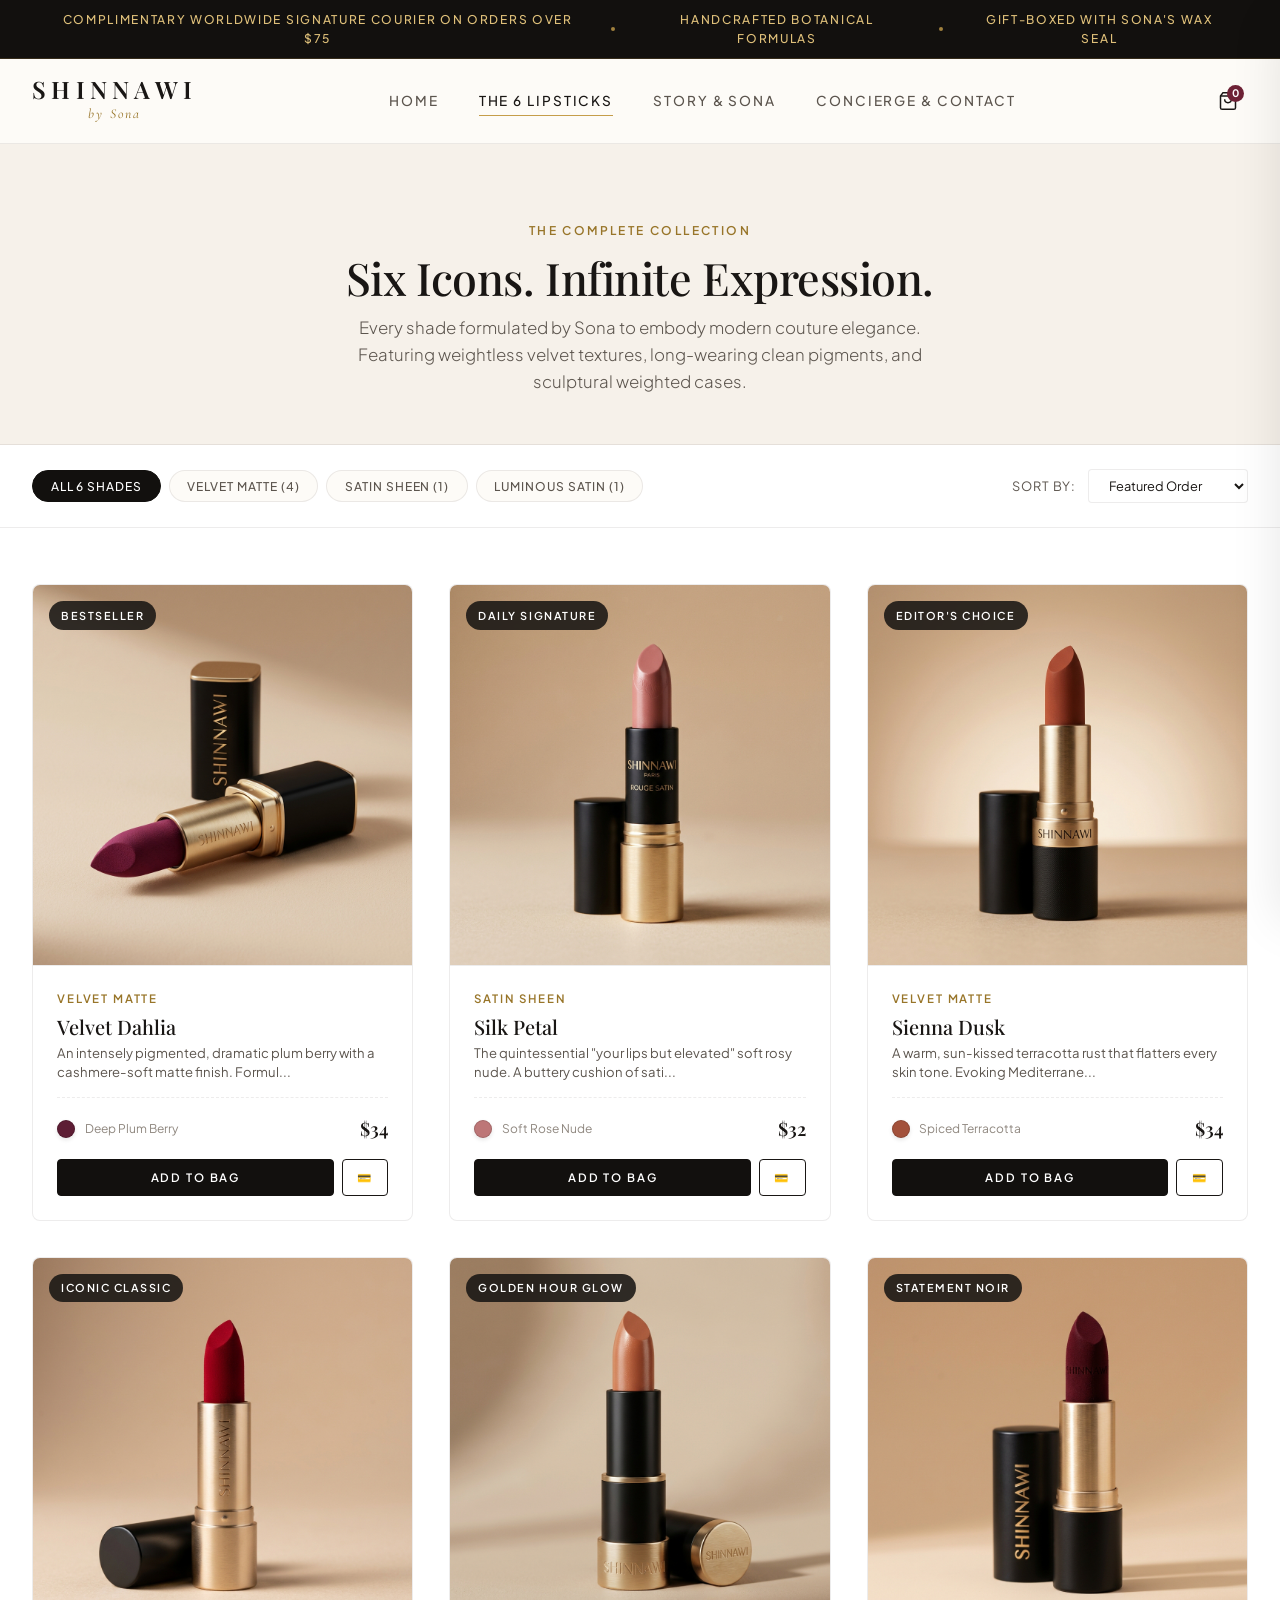
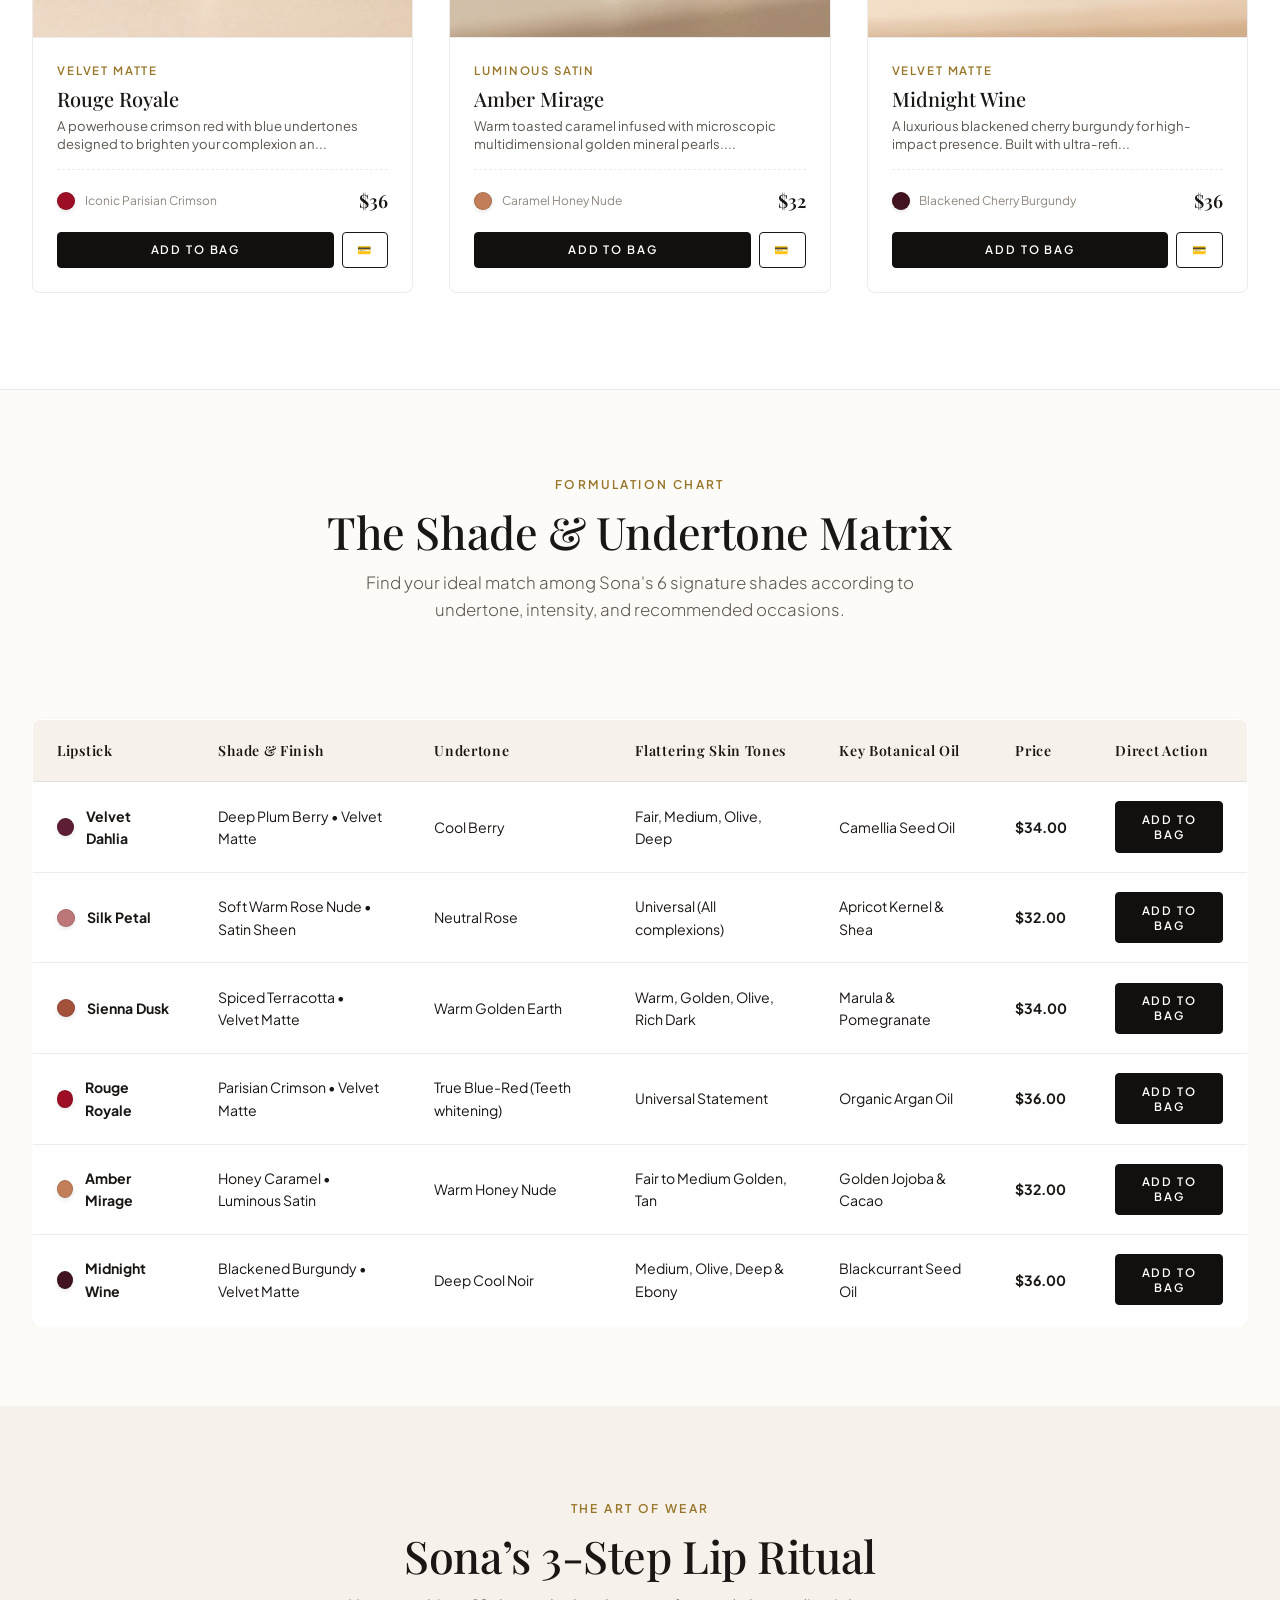
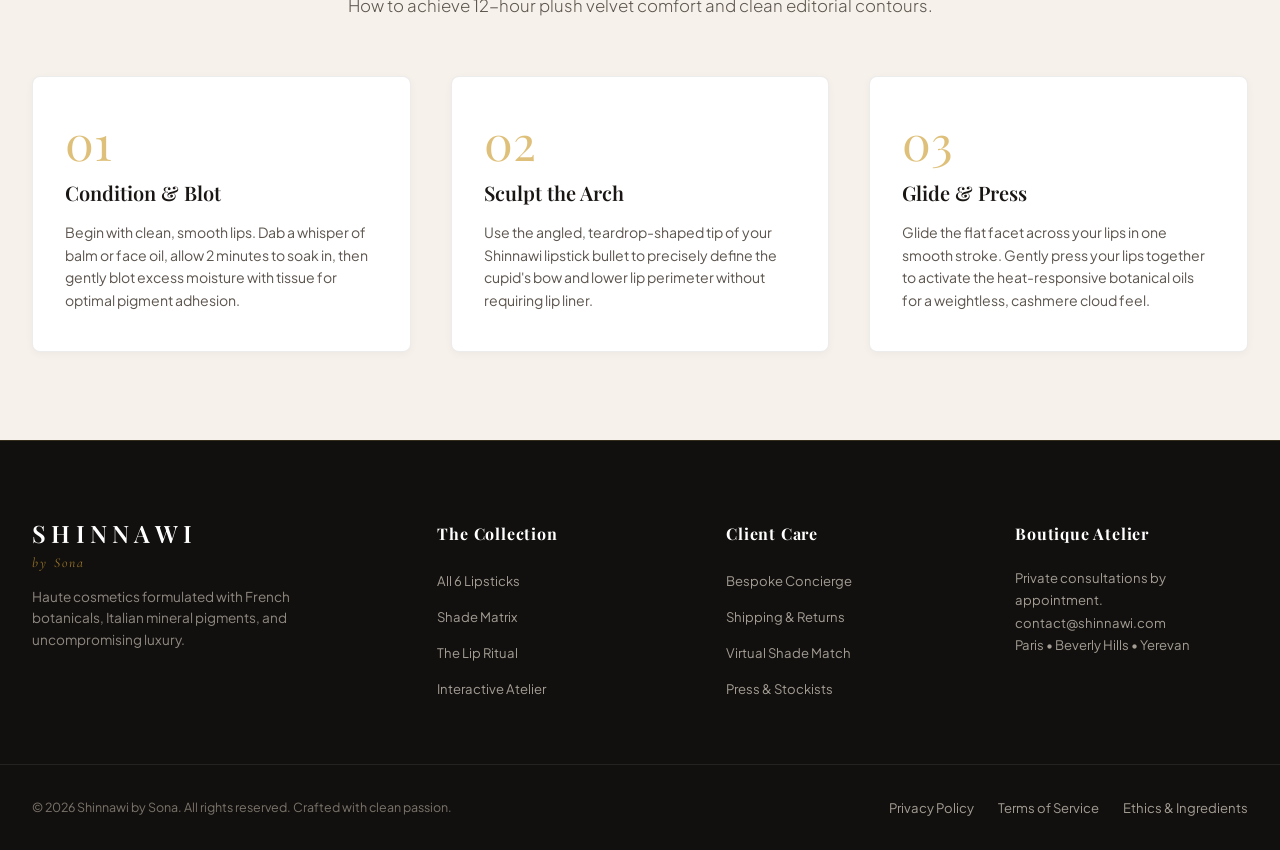
<file: products.html>
<!DOCTYPE html>
<html lang="en">
<head>
  <meta charset="UTF-8">
  <meta name="viewport" content="width=device-width, initial-scale=1.0">
  <title>The Capsule Collection — 6 Curated Lipsticks | Shinnawi by Sona</title>
  <meta name="description" content="Shop the exclusive 6-piece lipstick archive by Shinnawi by Sona. Featuring Velvet Dahlia, Silk Petal, Sienna Dusk, Rouge Royale, Amber Mirage, and Midnight Wine.">
  <link rel="stylesheet" href="css/styles.css">
  <link rel="icon" href="data:image/svg+xml,<svg xmlns=%22http://www.w3.org/2000/svg%22 viewBox=%220 0 100 100%22><text y=%22.9em%22 font-size=%2290%22>💄</text></svg>">
</head>
<body>

  <!-- Announcement Bar -->
  <div class="announcement-bar">
    <div class="container announcement-content">
      <span>Complimentary Worldwide Signature Courier on Orders Over $75</span>
      <span class="announcement-dot"></span>
      <span>Handcrafted Botanical Formulas</span>
      <span class="announcement-dot"></span>
      <span>Gift-Boxed with Sona's Wax Seal</span>
    </div>
  </div>

  <!-- Header Navigation -->
  <header class="site-header">
    <div class="container nav-inner">
      <button class="menu-toggle" aria-label="Toggle navigation menu">
        <span></span>
        <span></span>
        <span></span>
      </button>

      <a href="index.html" class="nav-brand">
        <span class="brand-title">Shinnawi</span>
        <span class="brand-subtitle">by Sona</span>
      </a>

      <nav>
        <ul class="nav-links">
          <li><a href="index.html" class="nav-link">Home</a></li>
          <li><a href="products.html" class="nav-link active">The 6 Lipsticks</a></li>
          <li><a href="index.html#about" class="nav-link">Story &amp; Sona</a></li>
          <li><a href="contact.html" class="nav-link">Concierge &amp; Contact</a></li>
        </ul>
      </nav>

      <div class="nav-actions">
        <button class="nav-action-btn" onclick="openCartDrawer()" title="Shopping Bag" aria-label="Shopping Bag">
          <svg width="20" height="20" viewBox="0 0 24 24" fill="none" stroke="currentColor" stroke-width="1.8">
            <path d="M6 2L3 6v14a2 2 0 0 0 2 2h14a2 2 0 0 0 2-2V6l-3-4z"></path>
            <line x1="3" y1="6" x2="21" y2="6"></line>
            <path d="M16 10a4 4 0 0 1-8 0"></path>
          </svg>
          <span class="cart-count">0</span>
        </button>
      </div>
    </div>
  </header>

  <!-- Catalog Hero -->
  <section class="catalog-hero">
    <div class="container">
      <span class="eyebrow">The Complete Collection</span>
      <h1 class="section-title">Six Icons. Infinite Expression.</h1>
      <p class="section-subtitle">
        Every shade formulated by Sona to embody modern couture elegance. Featuring weightless velvet textures, long-wearing clean pigments, and sculptural weighted cases.
      </p>
    </div>
  </section>

  <!-- Filter & Sort Toolbar -->
  <div class="catalog-toolbar">
    <div class="container toolbar-inner">
      <div class="filter-pills">
        <button class="filter-pill active" data-filter="all">All 6 Shades</button>
        <button class="filter-pill" data-filter="velvet matte">Velvet Matte (4)</button>
        <button class="filter-pill" data-filter="satin sheen">Satin Sheen (1)</button>
        <button class="filter-pill" data-filter="luminous satin">Luminous Satin (1)</button>
      </div>

      <div class="sort-select-wrapper">
        <label for="sortSelect">Sort By:</label>
        <select id="sortSelect" class="custom-select">
          <option value="featured">Featured Order</option>
          <option value="price-low">Price: Low to High</option>
          <option value="price-high">Price: High to Low</option>
          <option value="name">Alphabetical</option>
        </select>
      </div>
    </div>
  </div>

  <!-- Products Catalog Grid -->
  <section class="products-section" style="padding-top: 3.5rem;">
    <div class="container">
      <div class="products-grid" id="productsCatalogGrid">
        <!-- Rendered dynamically by app.js with full fallback in script -->
      </div>
    </div>
  </section>

  <!-- Shade Comparison Matrix -->
  <section class="shade-guide-section" id="guide">
    <div class="container">
      <div class="section-header">
        <span class="eyebrow">Formulation Chart</span>
        <h2 class="section-title">The Shade &amp; Undertone Matrix</h2>
        <p class="section-subtitle">
          Find your ideal match among Sona's 6 signature shades according to undertone, intensity, and recommended occasions.
        </p>
      </div>

      <div style="overflow-x: auto;">
        <table class="shade-table">
          <thead>
            <tr>
              <th>Lipstick</th>
              <th>Shade &amp; Finish</th>
              <th>Undertone</th>
              <th>Flattering Skin Tones</th>
              <th>Key Botanical Oil</th>
              <th>Price</th>
              <th>Direct Action</th>
            </tr>
          </thead>
          <tbody>
            <tr>
              <td>
                <div style="display: flex; align-items: center; gap: 0.75rem;">
                  <span class="swatch-circle" style="background-color: #5D1D34;"></span>
                  <strong>Velvet Dahlia</strong>
                </div>
              </td>
              <td>Deep Plum Berry • Velvet Matte</td>
              <td>Cool Berry</td>
              <td>Fair, Medium, Olive, Deep</td>
              <td>Camellia Seed Oil</td>
              <td><strong>$34.00</strong></td>
              <td>
                <button class="btn btn-primary btn-sm" onclick="addToCart('velvet-dahlia')">Add to Bag</button>
              </td>
            </tr>

            <tr>
              <td>
                <div style="display: flex; align-items: center; gap: 0.75rem;">
                  <span class="swatch-circle" style="background-color: #BD7677;"></span>
                  <strong>Silk Petal</strong>
                </div>
              </td>
              <td>Soft Warm Rose Nude • Satin Sheen</td>
              <td>Neutral Rose</td>
              <td>Universal (All complexions)</td>
              <td>Apricot Kernel &amp; Shea</td>
              <td><strong>$32.00</strong></td>
              <td>
                <button class="btn btn-primary btn-sm" onclick="addToCart('silk-petal')">Add to Bag</button>
              </td>
            </tr>

            <tr>
              <td>
                <div style="display: flex; align-items: center; gap: 0.75rem;">
                  <span class="swatch-circle" style="background-color: #A3513B;"></span>
                  <strong>Sienna Dusk</strong>
                </div>
              </td>
              <td>Spiced Terracotta • Velvet Matte</td>
              <td>Warm Golden Earth</td>
              <td>Warm, Golden, Olive, Rich Dark</td>
              <td>Marula &amp; Pomegranate</td>
              <td><strong>$34.00</strong></td>
              <td>
                <button class="btn btn-primary btn-sm" onclick="addToCart('sienna-dusk')">Add to Bag</button>
              </td>
            </tr>

            <tr>
              <td>
                <div style="display: flex; align-items: center; gap: 0.75rem;">
                  <span class="swatch-circle" style="background-color: #9E0E25;"></span>
                  <strong>Rouge Royale</strong>
                </div>
              </td>
              <td>Parisian Crimson • Velvet Matte</td>
              <td>True Blue-Red (Teeth whitening)</td>
              <td>Universal Statement</td>
              <td>Organic Argan Oil</td>
              <td><strong>$36.00</strong></td>
              <td>
                <button class="btn btn-primary btn-sm" onclick="addToCart('rouge-royale')">Add to Bag</button>
              </td>
            </tr>

            <tr>
              <td>
                <div style="display: flex; align-items: center; gap: 0.75rem;">
                  <span class="swatch-circle" style="background-color: #C27E58;"></span>
                  <strong>Amber Mirage</strong>
                </div>
              </td>
              <td>Honey Caramel • Luminous Satin</td>
              <td>Warm Honey Nude</td>
              <td>Fair to Medium Golden, Tan</td>
              <td>Golden Jojoba &amp; Cacao</td>
              <td><strong>$32.00</strong></td>
              <td>
                <button class="btn btn-primary btn-sm" onclick="addToCart('amber-mirage')">Add to Bag</button>
              </td>
            </tr>

            <tr>
              <td>
                <div style="display: flex; align-items: center; gap: 0.75rem;">
                  <span class="swatch-circle" style="background-color: #41131E;"></span>
                  <strong>Midnight Wine</strong>
                </div>
              </td>
              <td>Blackened Burgundy • Velvet Matte</td>
              <td>Deep Cool Noir</td>
              <td>Medium, Olive, Deep &amp; Ebony</td>
              <td>Blackcurrant Seed Oil</td>
              <td><strong>$36.00</strong></td>
              <td>
                <button class="btn btn-primary btn-sm" onclick="addToCart('midnight-wine')">Add to Bag</button>
              </td>
            </tr>
          </tbody>
        </table>
      </div>
    </div>
  </section>

  <!-- Application Ritual -->
  <section class="ritual-section" id="ritual">
    <div class="container">
      <div class="section-header">
        <span class="eyebrow">The Art of Wear</span>
        <h2 class="section-title">Sona’s 3-Step Lip Ritual</h2>
        <p class="section-subtitle">
          How to achieve 12-hour plush velvet comfort and clean editorial contours.
        </p>
      </div>

      <div class="ritual-grid">
        <div class="ritual-step-card">
          <div class="step-num">01</div>
          <h3 class="step-title">Condition &amp; Blot</h3>
          <p class="step-desc">
            Begin with clean, smooth lips. Dab a whisper of balm or face oil, allow 2 minutes to soak in, then gently blot excess moisture with tissue for optimal pigment adhesion.
          </p>
        </div>

        <div class="ritual-step-card">
          <div class="step-num">02</div>
          <h3 class="step-title">Sculpt the Arch</h3>
          <p class="step-desc">
            Use the angled, teardrop-shaped tip of your Shinnawi lipstick bullet to precisely define the cupid's bow and lower lip perimeter without requiring lip liner.
          </p>
        </div>

        <div class="ritual-step-card">
          <div class="step-num">03</div>
          <h3 class="step-title">Glide &amp; Press</h3>
          <p class="step-desc">
            Glide the flat facet across your lips in one smooth stroke. Gently press your lips together to activate the heat-responsive botanical oils for a weightless, cashmere cloud feel.
          </p>
        </div>
      </div>
    </div>
  </section>

  <!-- Footer -->
  <footer class="site-footer">
    <div class="container footer-grid">
      <div class="footer-brand">
        <span class="brand-title">Shinnawi</span>
        <div class="brand-subtitle">by Sona</div>
        <p class="footer-tagline">
          Haute cosmetics formulated with French botanicals, Italian mineral pigments, and uncompromising luxury.
        </p>
      </div>

      <div>
        <h4 class="footer-heading">The Collection</h4>
        <ul class="footer-links">
          <li><a href="products.html" class="footer-link">All 6 Lipsticks</a></li>
          <li><a href="#guide" class="footer-link">Shade Matrix</a></li>
          <li><a href="#ritual" class="footer-link">The Lip Ritual</a></li>
          <li><a href="index.html#shade-atelier" class="footer-link">Interactive Atelier</a></li>
        </ul>
      </div>

      <div>
        <h4 class="footer-heading">Client Care</h4>
        <ul class="footer-links">
          <li><a href="contact.html" class="footer-link">Bespoke Concierge</a></li>
          <li><a href="contact.html#faq" class="footer-link">Shipping &amp; Returns</a></li>
          <li><a href="contact.html" class="footer-link">Virtual Shade Match</a></li>
          <li><a href="contact.html" class="footer-link">Press &amp; Stockists</a></li>
        </ul>
      </div>

      <div>
        <h4 class="footer-heading">Boutique Atelier</h4>
        <p style="font-size: 0.82rem; line-height: 1.7; color: #A39D94;">
          Private consultations by appointment.<br>
          contact@shinnawi.com<br>
          Paris • Beverly Hills • Yerevan
        </p>
      </div>
    </div>

    <div class="container footer-bottom">
      <div>&copy; 2026 Shinnawi by Sona. All rights reserved. Crafted with clean passion.</div>
      <div style="display: flex; gap: 1.5rem;">
        <a href="#" class="footer-link">Privacy Policy</a>
        <a href="#" class="footer-link">Terms of Service</a>
        <a href="#" class="footer-link">Ethics &amp; Ingredients</a>
      </div>
    </div>
  </footer>

  <!-- Slide-out Shopping Bag Drawer -->
  <div class="cart-overlay" id="cartOverlay" onclick="closeCartDrawer()"></div>
  <aside class="cart-drawer" id="cartDrawer" aria-label="Shopping Bag Drawer">
    <div class="cart-header">
      <div class="cart-header-title">Your Bag (<span class="cart-count">0</span>)</div>
      <button class="cart-close-btn" onclick="closeCartDrawer()" aria-label="Close Bag">✕</button>
    </div>

    <div class="shipping-meter">
      <div id="shippingMeterText">Add $75 for complimentary signature courier</div>
      <div class="shipping-progress-track">
        <div class="shipping-progress-bar" id="shippingProgressBar"></div>
      </div>
    </div>

    <div class="cart-items-container" id="cartItemsContainer"></div>

    <div class="cart-empty-state" id="cartEmptyState">
      <svg width="48" height="48" viewBox="0 0 24 24" fill="none" stroke="currentColor" stroke-width="1.2">
        <path d="M6 2L3 6v14a2 2 0 0 0 2 2h14a2 2 0 0 0 2-2V6l-3-4z"></path>
        <line x1="3" y1="6" x2="21" y2="6"></line>
        <path d="M16 10a4 4 0 0 1-8 0"></path>
      </svg>
      <p>Your shopping bag is currently empty.</p>
    </div>

    <div class="cart-footer" id="cartFooter" style="display: none;">
      <div class="cart-summary-line">
        <span>Estimated Shipping</span>
        <span style="color: var(--gold-dark); font-weight: 500;">Complimentary over $75</span>
      </div>
      <div class="cart-summary-line total">
        <span>Subtotal</span>
        <span id="cartSubtotal">$0.00</span>
      </div>
      <button class="btn btn-primary btn-full" onclick="proceedToStripeCheckout()">Proceed to Checkout (Stripe)</button>
      <p style="font-size: 0.72rem; text-align: center; color: var(--text-muted); margin-top: 0.75rem;">
        🔒 Encrypted Checkout • Complimentary Gift Wrapping
      </p>
    </div>
  </aside>

  <!-- Quick View Modal -->
  <div class="modal-overlay" id="quickViewModal" onclick="if(event.target === this) closeQuickView()">
    <div class="modal-content">
      <button class="modal-close-btn" onclick="closeQuickView()" aria-label="Close modal">✕</button>
      <div id="quickViewBody"></div>
    </div>
  </div>

  <script src="js/app.js"></script>
</body>
</html>
</file>
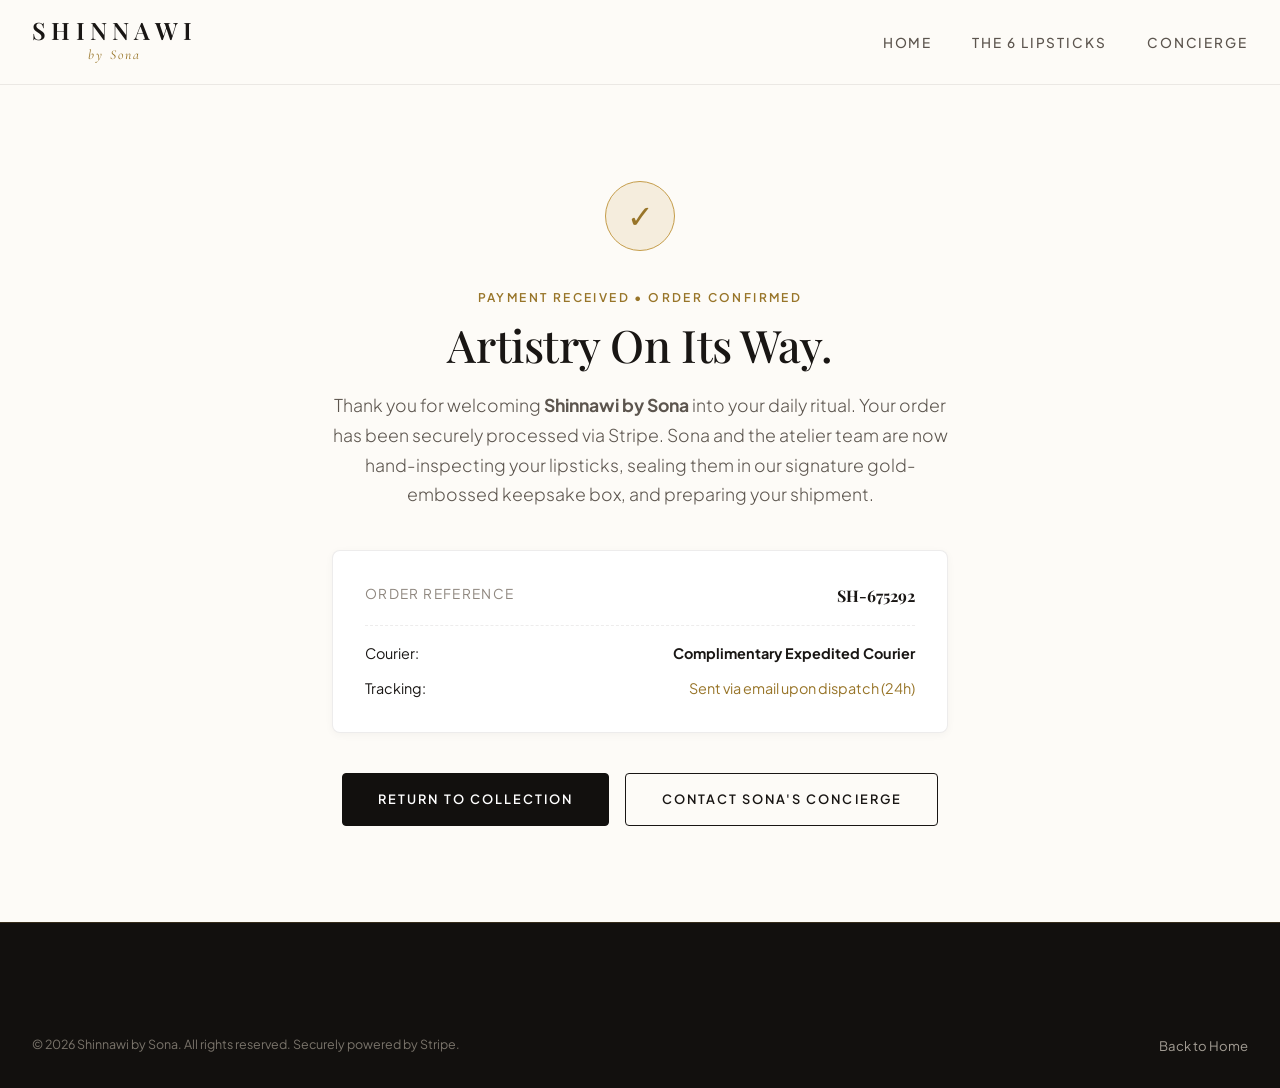
<file: success.html>
<!DOCTYPE html>
<html lang="en">
<head>
  <meta charset="UTF-8">
  <meta name="viewport" content="width=device-width, initial-scale=1.0">
  <title>Thank You for Your Order — Shinnawi by Sona</title>
  <meta name="description" content="Thank you for your purchase from Shinnawi by Sona. Your artisanal lipsticks are being carefully hand-boxed.">
  <link rel="stylesheet" href="css/styles.css">
  <link rel="icon" href="data:image/svg+xml,<svg xmlns=%22http://www.w3.org/2000/svg%22 viewBox=%220 0 100 100%22><text y=%22.9em%22 font-size=%2290%22>💄</text></svg>">
</head>
<body>

  <!-- Header Navigation -->
  <header class="site-header">
    <div class="container nav-inner">
      <a href="index.html" class="nav-brand">
        <span class="brand-title">Shinnawi</span>
        <span class="brand-subtitle">by Sona</span>
      </a>

      <nav>
        <ul class="nav-links">
          <li><a href="index.html" class="nav-link">Home</a></li>
          <li><a href="products.html" class="nav-link">The 6 Lipsticks</a></li>
          <li><a href="contact.html" class="nav-link">Concierge</a></li>
        </ul>
      </nav>
    </div>
  </header>

  <!-- Success Content -->
  <main style="padding: 6rem 0; min-height: 70vh; display: flex; align-items: center;">
    <div class="container" style="max-width: 680px; text-align: center;">
      <div style="width: 70px; height: 70px; border-radius: 50%; background: rgba(197, 157, 74, 0.15); border: 1px solid var(--gold-primary); display: flex; align-items: center; justify-content: center; margin: 0 auto 2rem; color: var(--gold-dark); font-size: 2rem;">
        ✓
      </div>

      <span class="eyebrow">Payment Received • Order Confirmed</span>
      <h1 class="section-title" style="margin-bottom: 1.25rem;">Artistry On Its Way.</h1>
      
      <p style="font-size: 1.1rem; color: var(--text-secondary); line-height: 1.7; margin-bottom: 2.5rem; font-weight: 300;">
        Thank you for welcoming <strong>Shinnawi by Sona</strong> into your daily ritual. Your order has been securely processed via Stripe. Sona and the atelier team are now hand-inspecting your lipsticks, sealing them in our signature gold-embossed keepsake box, and preparing your shipment.
      </p>

      <div style="background: #FFF; border: 1px solid var(--border-light); border-radius: 8px; padding: 2rem; margin-bottom: 2.5rem; text-align: left; box-shadow: var(--shadow-sm);">
        <div style="display: flex; justify-content: space-between; border-bottom: 1px dashed var(--border-light); padding-bottom: 1rem; margin-bottom: 1rem;">
          <span style="font-size: 0.85rem; color: var(--text-muted); text-transform: uppercase; letter-spacing: 0.1em;">Order Reference</span>
          <strong id="orderRefNum" style="font-family: var(--font-serif); color: var(--text-primary);">SH-2026-CONFIRMED</strong>
        </div>

        <div style="display: flex; justify-content: space-between; margin-bottom: 0.75rem; font-size: 0.9rem;">
          <span>Courier:</span>
          <strong>Complimentary Expedited Courier</strong>
        </div>
        <div style="display: flex; justify-content: space-between; font-size: 0.9rem;">
          <span>Tracking:</span>
          <span style="color: var(--gold-dark);">Sent via email upon dispatch (24h)</span>
        </div>
      </div>

      <div style="display: flex; gap: 1rem; justify-content: center; flex-wrap: wrap;">
        <a href="products.html" class="btn btn-primary">Return to Collection</a>
        <a href="contact.html" class="btn btn-secondary">Contact Sona's Concierge</a>
      </div>
    </div>
  </main>

  <!-- Footer -->
  <footer class="site-footer">
    <div class="container footer-bottom" style="border-top: none;">
      <div>&copy; 2026 Shinnawi by Sona. All rights reserved. Securely powered by Stripe.</div>
      <a href="index.html" class="footer-link">Back to Home</a>
    </div>
  </footer>

  <script>
    // Clear bag upon completed payment
    try {
      localStorage.removeItem('shinnawi_cart');
    } catch(e) {}
    
    // Generate order reference
    const rand = Math.floor(100000 + Math.random() * 900000);
    const ref = document.getElementById('orderRefNum');
    if (ref) ref.textContent = `SH-${rand}`;
  </script>
</body>
</html>
</file>
<file: css/styles.css>
/* ==========================================================================
   SHINNAWI BY SONA — LUXURY COSMETICS DESIGN SYSTEM & STYLES
   ========================================================================== */

@import url('https://fonts.googleapis.com/css2?family=Cormorant+Garamond:ital,wght@0,300;0,400;0,500;0,600;1,400;1,600&family=Playfair+Display:ital,wght@0,400;0,500;0,600;0,700;1,400&family=Plus+Jakarta+Sans:wght@300;400;500;600;700&display=swap');

:root {
  /* Color Palette */
  --bg-primary: #FDFBF7;
  --bg-surface: #FFFFFF;
  --bg-secondary: #F6F1EA;
  --bg-tertiary: #EDE4D8;
  --bg-dark: #12100E;
  --bg-card: #FFFFFF;
  
  --text-primary: #191614;
  --text-secondary: #5C554E;
  --text-muted: #8F877F;
  --text-light: #F9F7F4;
  
  --gold-primary: #C59D4A;
  --gold-light: #DFC07A;
  --gold-dark: #987529;
  --gold-subtle: rgba(197, 157, 74, 0.12);
  --gold-border: rgba(197, 157, 74, 0.28);
  
  --rose-accent: #B25A67;
  --berry-accent: #6E2236;
  --terracotta-accent: #A85A44;
  
  --border-light: rgba(25, 22, 20, 0.08);
  --border-subtle: rgba(25, 22, 20, 0.04);
  
  /* Shadows */
  --shadow-sm: 0 2px 8px rgba(18, 16, 14, 0.04);
  --shadow-md: 0 8px 24px rgba(18, 16, 14, 0.06);
  --shadow-lg: 0 20px 48px rgba(18, 16, 14, 0.1);
  --shadow-gold: 0 10px 30px rgba(197, 157, 74, 0.22);
  
  /* Typography */
  --font-serif: 'Playfair Display', Georgia, serif;
  --font-editorial: 'Cormorant Garamond', Georgia, serif;
  --font-sans: 'Plus Jakarta Sans', -apple-system, BlinkMacSystemFont, sans-serif;
  
  /* Transitions */
  --transition-fast: 0.2s cubic-bezier(0.16, 1, 0.3, 1);
  --transition-smooth: 0.35s cubic-bezier(0.16, 1, 0.3, 1);
  --transition-slow: 0.6s cubic-bezier(0.16, 1, 0.3, 1);
  
  /* Layout */
  --max-width: 1320px;
  --header-height: 84px;
  --radius-sm: 4px;
  --radius-md: 8px;
  --radius-lg: 16px;
  --radius-full: 9999px;
}

/* Base Reset */
*, *::before, *::after {
  box-sizing: border-box;
  margin: 0;
  padding: 0;
}

html {
  scroll-behavior: smooth;
  font-size: 16px;
}

body {
  font-family: var(--font-sans);
  background-color: var(--bg-primary);
  color: var(--text-primary);
  line-height: 1.6;
  overflow-x: hidden;
  -webkit-font-smoothing: antialiased;
  -moz-osx-font-smoothing: grayscale;
}

img {
  max-width: 100%;
  height: auto;
  display: block;
}

a {
  color: inherit;
  text-decoration: none;
  transition: var(--transition-fast);
}

button, input, textarea, select {
  font-family: inherit;
  font-size: inherit;
  color: inherit;
}

button {
  cursor: pointer;
  border: none;
  background: none;
  outline: none;
}

.container {
  max-width: var(--max-width);
  margin: 0 auto;
  padding: 0 2rem;
}

@media (max-width: 768px) {
  .container {
    padding: 0 1.25rem;
  }
}

/* ==========================================================================
   TYPOGRAPHY UTILITIES
   ========================================================================== */
.font-serif {
  font-family: var(--font-serif);
}

.font-editorial {
  font-family: var(--font-editorial);
}

.eyebrow {
  font-family: var(--font-sans);
  font-size: 0.75rem;
  font-weight: 600;
  text-transform: uppercase;
  letter-spacing: 0.2em;
  color: var(--gold-dark);
  display: inline-block;
  margin-bottom: 0.75rem;
}

.section-title {
  font-family: var(--font-serif);
  font-size: clamp(2rem, 3.5vw, 3rem);
  font-weight: 500;
  line-height: 1.15;
  color: var(--text-primary);
  letter-spacing: -0.01em;
}

.section-subtitle {
  font-size: 1.05rem;
  color: var(--text-secondary);
  max-width: 620px;
  margin: 0.75rem auto 0;
  font-weight: 300;
}

.text-gold {
  color: var(--gold-primary);
}

/* ==========================================================================
   ANNOUNCEMENT BAR
   ========================================================================== */
.announcement-bar {
  background: var(--bg-dark);
  color: var(--gold-light);
  padding: 0.6rem 1rem;
  font-size: 0.75rem;
  letter-spacing: 0.14em;
  text-transform: uppercase;
  font-weight: 500;
  text-align: center;
  position: relative;
  z-index: 101;
  border-bottom: 1px solid rgba(197, 157, 74, 0.2);
}

.announcement-content {
  display: flex;
  align-items: center;
  justify-content: center;
  gap: 1.5rem;
}

.announcement-dot {
  width: 4px;
  height: 4px;
  border-radius: 50%;
  background: var(--gold-primary);
  opacity: 0.8;
}

/* ==========================================================================
   HEADER / NAVBAR
   ========================================================================== */
.site-header {
  position: sticky;
  top: 0;
  width: 100%;
  z-index: 100;
  background: rgba(253, 251, 247, 0.92);
  backdrop-filter: blur(14px);
  -webkit-backdrop-filter: blur(14px);
  border-bottom: 1px solid var(--border-light);
  transition: all var(--transition-smooth);
}

.site-header.scrolled {
  box-shadow: var(--shadow-sm);
  background: rgba(253, 251, 247, 0.98);
}

.nav-inner {
  display: flex;
  align-items: center;
  justify-content: space-between;
  height: var(--header-height);
}

.nav-brand {
  display: flex;
  flex-direction: column;
  align-items: center;
  text-align: center;
}

.brand-title {
  font-family: var(--font-serif);
  font-size: 1.5rem;
  font-weight: 600;
  letter-spacing: 0.22em;
  color: var(--text-primary);
  line-height: 1;
  text-transform: uppercase;
}

.brand-subtitle {
  font-family: var(--font-editorial);
  font-size: 0.85rem;
  font-style: italic;
  letter-spacing: 0.16em;
  color: var(--gold-dark);
  margin-top: 2px;
}

.nav-links {
  display: flex;
  align-items: center;
  gap: 2.5rem;
  list-style: none;
}

.nav-link {
  font-size: 0.85rem;
  font-weight: 500;
  text-transform: uppercase;
  letter-spacing: 0.14em;
  color: var(--text-secondary);
  position: relative;
  padding: 0.4rem 0;
}

.nav-link::after {
  content: '';
  position: absolute;
  bottom: 0;
  left: 0;
  width: 0;
  height: 1px;
  background: var(--gold-primary);
  transition: width var(--transition-smooth);
}

.nav-link:hover,
.nav-link.active {
  color: var(--text-primary);
}

.nav-link:hover::after,
.nav-link.active::after {
  width: 100%;
}

.nav-actions {
  display: flex;
  align-items: center;
  gap: 1.25rem;
}

.nav-action-btn {
  position: relative;
  display: flex;
  align-items: center;
  justify-content: center;
  width: 40px;
  height: 40px;
  border-radius: 50%;
  color: var(--text-primary);
  transition: var(--transition-fast);
}

.nav-action-btn:hover {
  background: var(--bg-secondary);
  color: var(--gold-dark);
}

.cart-count {
  position: absolute;
  top: 4px;
  right: 4px;
  background: var(--berry-accent);
  color: #fff;
  font-size: 0.65rem;
  font-weight: 700;
  width: 17px;
  height: 17px;
  border-radius: 50%;
  display: flex;
  align-items: center;
  justify-content: center;
  line-height: 1;
  transition: transform var(--transition-fast);
}

.cart-count.bump {
  animation: badgePop 0.3s ease-in-out;
}

@keyframes badgePop {
  0% { transform: scale(1); }
  50% { transform: scale(1.35); }
  100% { transform: scale(1); }
}

.menu-toggle {
  display: none;
  flex-direction: column;
  gap: 5px;
  padding: 6px;
}

.menu-toggle span {
  display: block;
  width: 22px;
  height: 2px;
  background: var(--text-primary);
  transition: var(--transition-fast);
}

/* ==========================================================================
   BUTTONS & CTAS
   ========================================================================== */
.btn {
  display: inline-flex;
  align-items: center;
  justify-content: center;
  gap: 0.75rem;
  padding: 0.95rem 2.2rem;
  font-size: 0.8rem;
  font-weight: 600;
  text-transform: uppercase;
  letter-spacing: 0.16em;
  border-radius: var(--radius-sm);
  transition: all var(--transition-smooth);
  position: relative;
  overflow: hidden;
  text-align: center;
}

.btn-primary {
  background: var(--bg-dark);
  color: #FFF;
  border: 1px solid var(--bg-dark);
}

.btn-primary:hover {
  background: var(--gold-dark);
  border-color: var(--gold-dark);
  color: #FFF;
  box-shadow: var(--shadow-gold);
  transform: translateY(-2px);
}

.btn-secondary {
  background: transparent;
  color: var(--text-primary);
  border: 1px solid var(--text-primary);
}

.btn-secondary:hover {
  background: var(--bg-dark);
  color: #FFF;
  border-color: var(--bg-dark);
  transform: translateY(-2px);
}

.btn-gold {
  background: linear-gradient(135deg, var(--gold-light), var(--gold-primary));
  color: #1A1408;
  border: 1px solid var(--gold-primary);
  font-weight: 700;
}

.btn-gold:hover {
  background: linear-gradient(135deg, var(--gold-primary), var(--gold-dark));
  color: #FFF;
  box-shadow: var(--shadow-gold);
  transform: translateY(-2px);
}

.btn-sm {
  padding: 0.6rem 1.25rem;
  font-size: 0.72rem;
}

.btn-full {
  width: 100%;
}

/* ==========================================================================
   HERO SECTION (HOME)
   ========================================================================== */
.hero-section {
  position: relative;
  min-height: calc(100vh - var(--header-height) - 35px);
  display: flex;
  align-items: center;
  background: var(--bg-secondary);
  overflow: hidden;
  padding: 4rem 0;
}

.hero-grid {
  display: grid;
  grid-template-columns: 1.15fr 0.85fr;
  align-items: center;
  gap: 3.5rem;
}

.hero-content {
  position: relative;
  z-index: 2;
}

.hero-badge {
  display: inline-flex;
  align-items: center;
  gap: 0.6rem;
  background: rgba(197, 157, 74, 0.12);
  border: 1px solid var(--gold-border);
  padding: 0.4rem 1rem;
  border-radius: var(--radius-full);
  font-size: 0.72rem;
  font-weight: 600;
  letter-spacing: 0.18em;
  text-transform: uppercase;
  color: var(--gold-dark);
  margin-bottom: 1.5rem;
}

.hero-title {
  font-family: var(--font-serif);
  font-size: clamp(2.8rem, 5.2vw, 4.4rem);
  font-weight: 500;
  line-height: 1.08;
  letter-spacing: -0.02em;
  color: var(--text-primary);
  margin-bottom: 1.5rem;
}

.hero-title em {
  font-family: var(--font-editorial);
  font-style: italic;
  font-weight: 400;
  color: var(--gold-dark);
}

.hero-description {
  font-size: 1.12rem;
  font-weight: 300;
  color: var(--text-secondary);
  line-height: 1.7;
  max-width: 540px;
  margin-bottom: 2.5rem;
}

.hero-cta-group {
  display: flex;
  flex-wrap: wrap;
  gap: 1.25rem;
  margin-bottom: 3.5rem;
}

.hero-metrics {
  display: flex;
  gap: 3rem;
  border-top: 1px solid var(--border-light);
  padding-top: 2rem;
}

.metric-item {
  display: flex;
  flex-direction: column;
}

.metric-num {
  font-family: var(--font-serif);
  font-size: 1.8rem;
  font-weight: 600;
  color: var(--text-primary);
  line-height: 1;
}

.metric-label {
  font-size: 0.78rem;
  text-transform: uppercase;
  letter-spacing: 0.1em;
  color: var(--text-muted);
  margin-top: 0.35rem;
}

.hero-visual {
  position: relative;
}

.hero-image-wrapper {
  position: relative;
  border-radius: var(--radius-lg);
  overflow: hidden;
  box-shadow: var(--shadow-lg);
  border: 1px solid var(--gold-border);
  aspect-ratio: 16/11;
  background: var(--bg-tertiary);
}

.hero-image-wrapper img {
  width: 100%;
  height: 100%;
  object-fit: cover;
  transition: transform 1.2s cubic-bezier(0.16, 1, 0.3, 1);
}

.hero-image-wrapper:hover img {
  transform: scale(1.04);
}

.hero-floating-card {
  position: absolute;
  bottom: -20px;
  left: -20px;
  background: rgba(255, 255, 255, 0.95);
  backdrop-filter: blur(12px);
  padding: 1.2rem 1.6rem;
  border-radius: var(--radius-md);
  border: 1px solid var(--gold-border);
  box-shadow: var(--shadow-md);
  display: flex;
  align-items: center;
  gap: 1rem;
}

.floating-dot {
  width: 10px;
  height: 10px;
  background: var(--berry-accent);
  border-radius: 50%;
  box-shadow: 0 0 0 4px rgba(110, 34, 54, 0.2);
}

.floating-title {
  font-size: 0.85rem;
  font-weight: 600;
  color: var(--text-primary);
}

.floating-sub {
  font-size: 0.72rem;
  color: var(--text-muted);
}

/* ==========================================================================
   PILLARS / VALUE PROPOSITIONS
   ========================================================================== */
.pillars-section {
  padding: 4.5rem 0;
  border-bottom: 1px solid var(--border-light);
  background: var(--bg-primary);
}

.pillars-grid {
  display: grid;
  grid-template-columns: repeat(4, 1fr);
  gap: 2rem;
}

.pillar-item {
  display: flex;
  align-items: flex-start;
  gap: 1.25rem;
}

.pillar-icon-box {
  width: 44px;
  height: 44px;
  border-radius: 50%;
  background: var(--gold-subtle);
  border: 1px solid var(--gold-border);
  display: flex;
  align-items: center;
  justify-content: center;
  color: var(--gold-dark);
  flex-shrink: 0;
}

.pillar-item h4 {
  font-family: var(--font-serif);
  font-size: 1.05rem;
  font-weight: 600;
  margin-bottom: 0.25rem;
}

.pillar-item p {
  font-size: 0.82rem;
  color: var(--text-secondary);
  line-height: 1.5;
}

/* ==========================================================================
   PRODUCT CARDS & GRID
   ========================================================================== */
.products-section {
  padding: 6rem 0;
  background: var(--bg-surface);
}

.section-header {
  text-align: center;
  margin-bottom: 3.5rem;
}

.products-grid {
  display: grid;
  grid-template-columns: repeat(3, 1fr);
  gap: 2.25rem;
}

.product-card {
  position: relative;
  background: var(--bg-card);
  border-radius: var(--radius-md);
  border: 1px solid var(--border-light);
  overflow: hidden;
  transition: all var(--transition-smooth);
  display: flex;
  flex-direction: column;
}

.product-card:hover {
  transform: translateY(-6px);
  box-shadow: var(--shadow-lg);
  border-color: var(--gold-border);
}

.product-media {
  position: relative;
  aspect-ratio: 1/1;
  background: #FAF7F2;
  overflow: hidden;
}

.product-media img {
  width: 100%;
  height: 100%;
  object-fit: cover;
  transition: transform 0.8s cubic-bezier(0.16, 1, 0.3, 1);
}

.product-card:hover .product-media img {
  transform: scale(1.06);
}

.product-tag {
  position: absolute;
  top: 1rem;
  left: 1rem;
  background: rgba(25, 22, 20, 0.88);
  backdrop-filter: blur(8px);
  color: #FFF;
  font-size: 0.68rem;
  font-weight: 600;
  letter-spacing: 0.14em;
  text-transform: uppercase;
  padding: 0.35rem 0.75rem;
  border-radius: var(--radius-full);
  z-index: 2;
}

.product-quick-btn {
  position: absolute;
  bottom: 1rem;
  left: 50%;
  transform: translateX(-50%) translateY(20px);
  opacity: 0;
  background: rgba(255, 255, 255, 0.95);
  backdrop-filter: blur(8px);
  color: var(--text-primary);
  font-size: 0.72rem;
  font-weight: 600;
  text-transform: uppercase;
  letter-spacing: 0.14em;
  padding: 0.65rem 1.4rem;
  border-radius: var(--radius-full);
  box-shadow: var(--shadow-md);
  transition: all var(--transition-smooth);
  white-space: nowrap;
  z-index: 3;
}

.product-card:hover .product-quick-btn {
  transform: translateX(-50%) translateY(0);
  opacity: 1;
}

.product-quick-btn:hover {
  background: var(--bg-dark);
  color: #FFF;
}

.product-info {
  padding: 1.5rem;
  display: flex;
  flex-direction: column;
  flex-grow: 1;
  border-top: 1px solid var(--border-light);
}

.product-finish {
  font-size: 0.72rem;
  font-weight: 600;
  letter-spacing: 0.16em;
  text-transform: uppercase;
  color: var(--gold-dark);
  margin-bottom: 0.35rem;
}

.product-name {
  font-family: var(--font-serif);
  font-size: 1.25rem;
  font-weight: 500;
  color: var(--text-primary);
  margin-bottom: 0.35rem;
  line-height: 1.25;
}

.product-shade-desc {
  font-size: 0.82rem;
  color: var(--text-secondary);
  margin-bottom: 1rem;
  min-height: 2.4em;
  line-height: 1.4;
}

.product-swatch-row {
  display: flex;
  align-items: center;
  justify-content: space-between;
  margin-top: auto;
  padding-top: 1rem;
  border-top: 1px dashed var(--border-light);
}

.swatch-display {
  display: flex;
  align-items: center;
  gap: 0.6rem;
}

.swatch-circle {
  width: 18px;
  height: 18px;
  border-radius: 50%;
  box-shadow: inset 0 0 0 1px rgba(0, 0, 0, 0.15), 0 2px 4px rgba(0, 0, 0, 0.1);
}

.swatch-name {
  font-size: 0.75rem;
  color: var(--text-muted);
}

.product-price {
  font-family: var(--font-serif);
  font-size: 1.15rem;
  font-weight: 600;
  color: var(--text-primary);
}

.product-actions-row {
  margin-top: 1rem;
}

/* ==========================================================================
   INTERACTIVE SHADE DISCOVERY / BAR
   ========================================================================== */
.shade-experience-section {
  padding: 6rem 0;
  background: var(--bg-dark);
  color: #FFF;
  position: relative;
  overflow: hidden;
}

.shade-experience-grid {
  display: grid;
  grid-template-columns: 1fr 1fr;
  align-items: center;
  gap: 4rem;
}

.shade-experience-content .eyebrow {
  color: var(--gold-light);
}

.shade-experience-content .section-title {
  color: #FFF;
  margin-bottom: 1.25rem;
}

.shade-experience-content p {
  color: #C8C3BC;
  font-size: 1.05rem;
  font-weight: 300;
  line-height: 1.7;
  margin-bottom: 2rem;
}

.shade-swatches-selector {
  display: flex;
  flex-direction: column;
  gap: 1rem;
  margin-bottom: 2.5rem;
}

.swatch-interactive-item {
  display: flex;
  align-items: center;
  gap: 1.25rem;
  padding: 0.85rem 1.2rem;
  border-radius: var(--radius-md);
  border: 1px solid rgba(255, 255, 255, 0.1);
  background: rgba(255, 255, 255, 0.03);
  cursor: pointer;
  transition: all var(--transition-fast);
}

.swatch-interactive-item:hover,
.swatch-interactive-item.active {
  background: rgba(197, 157, 74, 0.15);
  border-color: var(--gold-primary);
}

.swatch-color-pill {
  width: 28px;
  height: 28px;
  border-radius: 50%;
  border: 2px solid #FFF;
  box-shadow: 0 2px 6px rgba(0, 0, 0, 0.3);
  flex-shrink: 0;
}

.swatch-details-inline {
  flex-grow: 1;
}

.swatch-title-inline {
  font-family: var(--font-serif);
  font-size: 1.05rem;
  font-weight: 500;
  color: #FFF;
}

.swatch-desc-inline {
  font-size: 0.75rem;
  color: var(--gold-light);
}

.shade-preview-canvas {
  position: relative;
  border-radius: var(--radius-lg);
  overflow: hidden;
  border: 1px solid rgba(197, 157, 74, 0.3);
  aspect-ratio: 1/1;
  box-shadow: var(--shadow-lg);
}

.shade-preview-canvas img {
  width: 100%;
  height: 100%;
  object-fit: cover;
  transition: opacity 0.4s ease;
}

/* ==========================================================================
   FOUNDER NOTE / ABOUT SECTION
   ========================================================================== */
.founder-section {
  padding: 6.5rem 0;
  background: var(--bg-secondary);
}

.founder-grid {
  display: grid;
  grid-template-columns: 0.9fr 1.1fr;
  align-items: center;
  gap: 4.5rem;
}

.founder-media {
  position: relative;
}

.founder-image-frame {
  position: relative;
  border-radius: var(--radius-lg);
  overflow: hidden;
  box-shadow: var(--shadow-lg);
  border: 1px solid var(--gold-border);
  aspect-ratio: 4/3;
}

.founder-image-frame img {
  width: 100%;
  height: 100%;
  object-fit: cover;
}

.founder-quote-card {
  position: absolute;
  bottom: -25px;
  right: -20px;
  background: var(--bg-surface);
  padding: 1.5rem 1.8rem;
  border-radius: var(--radius-md);
  border: 1px solid var(--gold-border);
  box-shadow: var(--shadow-md);
  max-width: 280px;
}

.quote-mark {
  font-family: var(--font-serif);
  font-size: 2.5rem;
  color: var(--gold-primary);
  line-height: 0.8;
  display: block;
}

.quote-text {
  font-family: var(--font-editorial);
  font-size: 1.1rem;
  font-style: italic;
  color: var(--text-primary);
  line-height: 1.4;
}

.founder-content .section-title {
  margin-bottom: 1.5rem;
}

.founder-text {
  font-size: 1.05rem;
  color: var(--text-secondary);
  line-height: 1.8;
  margin-bottom: 1.5rem;
  font-weight: 300;
}

.founder-signature {
  margin-top: 2rem;
  display: flex;
  align-items: center;
  gap: 1.5rem;
}

.founder-sig-text {
  font-family: var(--font-editorial);
  font-size: 2.2rem;
  font-style: italic;
  color: var(--gold-dark);
}

.founder-title-badge {
  font-size: 0.75rem;
  text-transform: uppercase;
  letter-spacing: 0.14em;
  color: var(--text-muted);
}

/* ==========================================================================
   PRESS & EDITORIAL ACCLAIM
   ========================================================================== */
.press-section {
  padding: 4.5rem 0;
  background: var(--bg-primary);
  border-top: 1px solid var(--border-light);
  border-bottom: 1px solid var(--border-light);
  text-align: center;
}

.press-grid {
  display: grid;
  grid-template-columns: repeat(3, 1fr);
  gap: 2.5rem;
  margin-top: 2.5rem;
}

.press-item {
  padding: 1.5rem;
  border-left: 1px solid var(--gold-border);
  text-align: left;
}

.press-logo {
  font-family: var(--font-serif);
  font-size: 1.25rem;
  letter-spacing: 0.16em;
  text-transform: uppercase;
  color: var(--text-primary);
  margin-bottom: 0.75rem;
}

.press-quote {
  font-family: var(--font-editorial);
  font-size: 1.15rem;
  font-style: italic;
  color: var(--text-secondary);
  line-height: 1.5;
}

/* ==========================================================================
   NEWSLETTER
   ========================================================================== */
.newsletter-section {
  padding: 5.5rem 0;
  background: var(--bg-tertiary);
  text-align: center;
}

.newsletter-box {
  max-width: 650px;
  margin: 0 auto;
}

.newsletter-form {
  display: flex;
  gap: 0.75rem;
  margin-top: 2rem;
}

.newsletter-input {
  flex-grow: 1;
  padding: 0.95rem 1.4rem;
  background: #FFF;
  border: 1px solid var(--gold-border);
  border-radius: var(--radius-sm);
  font-size: 0.88rem;
  outline: none;
  transition: var(--transition-fast);
}

.newsletter-input:focus {
  border-color: var(--text-primary);
  box-shadow: 0 0 0 2px rgba(197, 157, 74, 0.2);
}

/* ==========================================================================
   CATALOG / PRODUCT LISTING PAGE (PRODUCTS.HTML)
   ========================================================================== */
.catalog-hero {
  padding: 4.5rem 0 3rem;
  background: var(--bg-secondary);
  border-bottom: 1px solid var(--border-light);
  text-align: center;
}

.catalog-toolbar {
  padding: 1.5rem 0;
  border-bottom: 1px solid var(--border-light);
  background: var(--bg-surface);
  position: sticky;
  top: var(--header-height);
  z-index: 90;
  backdrop-filter: blur(10px);
}

.toolbar-inner {
  display: flex;
  align-items: center;
  justify-content: space-between;
  flex-wrap: wrap;
  gap: 1.25rem;
}

.filter-pills {
  display: flex;
  align-items: center;
  gap: 0.5rem;
  overflow-x: auto;
}

.filter-pill {
  padding: 0.45rem 1.1rem;
  border-radius: var(--radius-full);
  font-size: 0.75rem;
  font-weight: 500;
  letter-spacing: 0.08em;
  text-transform: uppercase;
  border: 1px solid var(--border-light);
  color: var(--text-secondary);
  background: var(--bg-primary);
  transition: all var(--transition-fast);
  white-space: nowrap;
}

.filter-pill:hover,
.filter-pill.active {
  background: var(--bg-dark);
  color: #FFF;
  border-color: var(--bg-dark);
}

.sort-select-wrapper {
  display: flex;
  align-items: center;
  gap: 0.75rem;
  font-size: 0.8rem;
  color: var(--text-secondary);
  text-transform: uppercase;
  letter-spacing: 0.08em;
}

.custom-select {
  padding: 0.45rem 1rem;
  border-radius: var(--radius-sm);
  border: 1px solid var(--border-light);
  background: #FFF;
  font-size: 0.8rem;
  color: var(--text-primary);
  outline: none;
  cursor: pointer;
}

/* Shade Matrix / Comparison table */
.shade-guide-section {
  padding: 5rem 0;
  background: var(--bg-primary);
  border-top: 1px solid var(--border-light);
}

.shade-table {
  width: 100%;
  border-collapse: collapse;
  margin-top: 2.5rem;
  background: #FFF;
  border-radius: var(--radius-md);
  overflow: hidden;
  box-shadow: var(--shadow-sm);
  border: 1px solid var(--border-light);
}

.shade-table th,
.shade-table td {
  padding: 1.2rem 1.5rem;
  text-align: left;
  border-bottom: 1px solid var(--border-light);
  font-size: 0.88rem;
}

.shade-table th {
  background: var(--bg-secondary);
  font-family: var(--font-serif);
  font-weight: 600;
  color: var(--text-primary);
  letter-spacing: 0.05em;
}

.shade-table tr:hover {
  background: rgba(197, 157, 74, 0.04);
}

/* Application Ritual */
.ritual-section {
  padding: 5.5rem 0;
  background: var(--bg-secondary);
}

.ritual-grid {
  display: grid;
  grid-template-columns: repeat(3, 1fr);
  gap: 2.5rem;
  margin-top: 3rem;
}

.ritual-step-card {
  background: #FFF;
  padding: 2.5rem 2rem;
  border-radius: var(--radius-md);
  border: 1px solid var(--border-light);
  box-shadow: var(--shadow-sm);
  position: relative;
}

.step-num {
  font-family: var(--font-serif);
  font-size: 3rem;
  color: var(--gold-light);
  line-height: 1;
  margin-bottom: 0.75rem;
  font-weight: 400;
}

.step-title {
  font-family: var(--font-serif);
  font-size: 1.25rem;
  font-weight: 600;
  margin-bottom: 0.75rem;
}

.step-desc {
  font-size: 0.88rem;
  color: var(--text-secondary);
  line-height: 1.6;
}

/* ==========================================================================
   CONTACT PAGE (CONTACT.HTML)
   ========================================================================== */
.contact-hero {
  padding: 4.5rem 0 3rem;
  background: var(--bg-secondary);
  border-bottom: 1px solid var(--border-light);
  text-align: center;
}

.contact-layout {
  padding: 5rem 0;
}

.contact-grid {
  display: grid;
  grid-template-columns: 0.9fr 1.1fr;
  gap: 4.5rem;
  align-items: flex-start;
}

.contact-info-panel {
  display: flex;
  flex-direction: column;
  gap: 2rem;
}

.concierge-card {
  background: #FFF;
  padding: 2.2rem;
  border-radius: var(--radius-md);
  border: 1px solid var(--gold-border);
  box-shadow: var(--shadow-sm);
}

.concierge-card h3 {
  font-family: var(--font-serif);
  font-size: 1.35rem;
  margin-bottom: 0.75rem;
}

.concierge-card p {
  font-size: 0.9rem;
  color: var(--text-secondary);
  line-height: 1.6;
  margin-bottom: 1.5rem;
}

.contact-method-list {
  display: flex;
  flex-direction: column;
  gap: 1.25rem;
}

.contact-method-item {
  display: flex;
  align-items: center;
  gap: 1rem;
}

.contact-icon-bubble {
  width: 40px;
  height: 40px;
  border-radius: 50%;
  background: var(--gold-subtle);
  color: var(--gold-dark);
  display: flex;
  align-items: center;
  justify-content: center;
  flex-shrink: 0;
}

.contact-label {
  font-size: 0.72rem;
  text-transform: uppercase;
  letter-spacing: 0.1em;
  color: var(--text-muted);
}

.contact-value {
  font-size: 0.95rem;
  font-weight: 500;
  color: var(--text-primary);
}

.contact-form-card {
  background: #FFF;
  padding: 3rem;
  border-radius: var(--radius-md);
  border: 1px solid var(--border-light);
  box-shadow: var(--shadow-md);
}

.form-group {
  margin-bottom: 1.5rem;
}

.form-label {
  display: block;
  font-size: 0.78rem;
  font-weight: 600;
  text-transform: uppercase;
  letter-spacing: 0.1em;
  margin-bottom: 0.5rem;
  color: var(--text-primary);
}

.form-input,
.form-select,
.form-textarea {
  width: 100%;
  padding: 0.85rem 1.1rem;
  border: 1px solid var(--border-light);
  border-radius: var(--radius-sm);
  background: var(--bg-primary);
  font-size: 0.92rem;
  transition: var(--transition-fast);
  outline: none;
}

.form-input:focus,
.form-select:focus,
.form-textarea:focus {
  border-color: var(--gold-primary);
  background: #FFF;
  box-shadow: 0 0 0 3px rgba(197, 157, 74, 0.15);
}

.form-textarea {
  resize: vertical;
  min-height: 120px;
}

.form-row {
  display: grid;
  grid-template-columns: 1fr 1fr;
  gap: 1.25rem;
}

/* FAQ Accordion */
.faq-section {
  padding: 5rem 0;
  background: var(--bg-secondary);
  border-top: 1px solid var(--border-light);
}

.faq-list {
  max-width: 800px;
  margin: 3rem auto 0;
  display: flex;
  flex-direction: column;
  gap: 1rem;
}

.faq-item {
  background: #FFF;
  border: 1px solid var(--border-light);
  border-radius: var(--radius-md);
  overflow: hidden;
  transition: var(--transition-fast);
}

.faq-question {
  width: 100%;
  padding: 1.4rem 1.8rem;
  display: flex;
  align-items: center;
  justify-content: space-between;
  text-align: left;
  font-family: var(--font-serif);
  font-size: 1.05rem;
  font-weight: 500;
  color: var(--text-primary);
  cursor: pointer;
}

.faq-icon {
  font-size: 1.25rem;
  color: var(--gold-dark);
  transition: transform var(--transition-fast);
}

.faq-item.open .faq-icon {
  transform: rotate(45deg);
}

.faq-answer {
  max-height: 0;
  overflow: hidden;
  transition: max-height 0.35s ease, padding 0.35s ease;
  padding: 0 1.8rem;
  font-size: 0.9rem;
  color: var(--text-secondary);
  line-height: 1.7;
}

.faq-item.open .faq-answer {
  max-height: 250px;
  padding: 0 1.8rem 1.4rem;
}

/* ==========================================================================
   CART DRAWER & SLIDEOUT
   ========================================================================== */
.cart-overlay {
  position: fixed;
  top: 0;
  left: 0;
  width: 100%;
  height: 100%;
  background: rgba(18, 16, 14, 0.55);
  backdrop-filter: blur(4px);
  z-index: 200;
  opacity: 0;
  visibility: hidden;
  transition: all var(--transition-smooth);
}

.cart-overlay.open {
  opacity: 1;
  visibility: visible;
}

.cart-drawer {
  position: fixed;
  top: 0;
  right: 0;
  width: 100%;
  max-width: 440px;
  height: 100%;
  background: #FFF;
  z-index: 201;
  transform: translateX(100%);
  transition: transform var(--transition-smooth);
  display: flex;
  flex-direction: column;
  box-shadow: var(--shadow-lg);
}

.cart-drawer.open {
  transform: translateX(0);
}

.cart-header {
  padding: 1.5rem 1.75rem;
  border-bottom: 1px solid var(--border-light);
  display: flex;
  align-items: center;
  justify-content: space-between;
}

.cart-header-title {
  font-family: var(--font-serif);
  font-size: 1.35rem;
  font-weight: 500;
}

.cart-close-btn {
  font-size: 1.5rem;
  color: var(--text-secondary);
  transition: var(--transition-fast);
}

.cart-close-btn:hover {
  color: var(--text-primary);
  transform: scale(1.1);
}

.shipping-meter {
  padding: 0.9rem 1.75rem;
  background: var(--bg-secondary);
  border-bottom: 1px solid var(--border-light);
  font-size: 0.78rem;
  color: var(--text-secondary);
}

.shipping-progress-track {
  width: 100%;
  height: 4px;
  background: rgba(25, 22, 20, 0.08);
  border-radius: var(--radius-full);
  margin-top: 0.45rem;
  overflow: hidden;
}

.shipping-progress-bar {
  height: 100%;
  background: var(--gold-primary);
  width: 0%;
  transition: width var(--transition-smooth);
}

.cart-items-container {
  flex-grow: 1;
  overflow-y: auto;
  padding: 1.5rem 1.75rem;
  display: flex;
  flex-direction: column;
  gap: 1.25rem;
}

.cart-empty-state {
  text-align: center;
  padding: 4rem 1rem;
  display: flex;
  flex-direction: column;
  align-items: center;
  gap: 1rem;
  color: var(--text-muted);
}

.cart-item {
  display: grid;
  grid-template-columns: 75px 1fr auto;
  gap: 1rem;
  align-items: center;
  padding-bottom: 1.25rem;
  border-bottom: 1px solid var(--border-light);
}

.cart-item-img {
  width: 75px;
  height: 75px;
  border-radius: var(--radius-sm);
  object-fit: cover;
  background: var(--bg-secondary);
  border: 1px solid var(--border-light);
}

.cart-item-details {
  display: flex;
  flex-direction: column;
  gap: 0.25rem;
}

.cart-item-title {
  font-family: var(--font-serif);
  font-size: 0.95rem;
  font-weight: 500;
}

.cart-item-shade {
  font-size: 0.75rem;
  color: var(--text-muted);
}

.cart-item-price {
  font-weight: 600;
  font-size: 0.9rem;
}

.cart-qty-ctrl {
  display: flex;
  align-items: center;
  gap: 0.5rem;
  margin-top: 0.35rem;
}

.qty-btn {
  width: 24px;
  height: 24px;
  border-radius: 4px;
  border: 1px solid var(--border-light);
  display: flex;
  align-items: center;
  justify-content: center;
  font-size: 0.85rem;
}

.qty-val {
  font-size: 0.85rem;
  font-weight: 600;
  width: 20px;
  text-align: center;
}

.cart-item-remove {
  color: var(--text-muted);
  font-size: 0.75rem;
  transition: var(--transition-fast);
}

.cart-item-remove:hover {
  color: var(--berry-accent);
}

.cart-footer {
  padding: 1.5rem 1.75rem;
  border-top: 1px solid var(--border-light);
  background: var(--bg-surface);
}

.cart-summary-line {
  display: flex;
  align-items: center;
  justify-content: space-between;
  margin-bottom: 0.5rem;
  font-size: 0.88rem;
  color: var(--text-secondary);
}

.cart-summary-line.total {
  font-size: 1.15rem;
  font-weight: 600;
  color: var(--text-primary);
  border-top: 1px dashed var(--border-light);
  padding-top: 0.75rem;
  margin-top: 0.75rem;
  margin-bottom: 1.25rem;
}

/* ==========================================================================
   QUICK VIEW MODAL
   ========================================================================== */
.modal-overlay {
  position: fixed;
  top: 0;
  left: 0;
  width: 100%;
  height: 100%;
  background: rgba(18, 16, 14, 0.65);
  backdrop-filter: blur(6px);
  z-index: 300;
  opacity: 0;
  visibility: hidden;
  transition: all var(--transition-smooth);
  display: flex;
  align-items: center;
  justify-content: center;
  padding: 1.5rem;
}

.modal-overlay.open {
  opacity: 1;
  visibility: visible;
}

.modal-content {
  background: #FFF;
  border-radius: var(--radius-md);
  max-width: 840px;
  width: 100%;
  max-height: 90vh;
  overflow-y: auto;
  position: relative;
  box-shadow: var(--shadow-lg);
  border: 1px solid var(--gold-border);
  transform: scale(0.95);
  transition: transform var(--transition-smooth);
}

.modal-overlay.open .modal-content {
  transform: scale(1);
}

.modal-close-btn {
  position: absolute;
  top: 1rem;
  right: 1.25rem;
  font-size: 1.8rem;
  color: var(--text-secondary);
  z-index: 10;
  transition: var(--transition-fast);
}

.modal-close-btn:hover {
  color: var(--text-primary);
  transform: scale(1.1);
}

.modal-grid {
  display: grid;
  grid-template-columns: 1fr 1fr;
}

.modal-gallery {
  background: #FAF7F2;
  position: relative;
  aspect-ratio: 1/1;
}

.modal-gallery img {
  width: 100%;
  height: 100%;
  object-fit: cover;
}

.modal-info {
  padding: 2.5rem;
  display: flex;
  flex-direction: column;
}

.modal-desc {
  font-size: 0.92rem;
  color: var(--text-secondary);
  line-height: 1.6;
  margin: 1rem 0 1.5rem;
}

.modal-shade-badge {
  display: flex;
  align-items: center;
  gap: 0.75rem;
  padding: 0.65rem 1rem;
  background: var(--bg-secondary);
  border-radius: var(--radius-sm);
  margin-bottom: 1.5rem;
}

.modal-ingredients {
  font-size: 0.78rem;
  color: var(--text-muted);
  border-top: 1px solid var(--border-light);
  padding-top: 1rem;
  margin-top: 1.5rem;
}

/* ==========================================================================
   TOAST NOTIFICATION
   ========================================================================== */
.toast-container {
  position: fixed;
  bottom: 2rem;
  right: 2rem;
  z-index: 999;
  display: flex;
  flex-direction: column;
  gap: 0.75rem;
  pointer-events: none;
}

.toast {
  pointer-events: auto;
  background: rgba(18, 16, 14, 0.94);
  backdrop-filter: blur(10px);
  color: #FFF;
  padding: 1rem 1.4rem;
  border-radius: var(--radius-md);
  border: 1px solid var(--gold-border);
  box-shadow: var(--shadow-lg);
  font-size: 0.85rem;
  display: flex;
  align-items: center;
  gap: 0.75rem;
  animation: toastIn 0.35s cubic-bezier(0.16, 1, 0.3, 1);
  max-width: 360px;
}

.toast-icon {
  color: var(--gold-light);
  font-size: 1.1rem;
}

@keyframes toastIn {
  from {
    transform: translateY(20px);
    opacity: 0;
  }
  to {
    transform: translateY(0);
    opacity: 1;
  }
}

/* ==========================================================================
   FOOTER
   ========================================================================== */
.site-footer {
  background: var(--bg-dark);
  color: #C8C3BC;
  padding: 5rem 0 2rem;
  border-top: 1px solid rgba(197, 157, 74, 0.2);
}

.footer-grid {
  display: grid;
  grid-template-columns: 1.5fr 1fr 1fr 1fr;
  gap: 3.5rem;
  margin-bottom: 4rem;
}

.footer-brand .brand-title {
  color: #FFF;
}

.footer-tagline {
  font-size: 0.85rem;
  color: #8E8880;
  margin-top: 0.75rem;
  max-width: 300px;
}

.footer-heading {
  font-family: var(--font-serif);
  font-size: 1rem;
  color: #FFF;
  margin-bottom: 1.25rem;
  letter-spacing: 0.05em;
}

.footer-links {
  list-style: none;
  display: flex;
  flex-direction: column;
  gap: 0.65rem;
}

.footer-link {
  font-size: 0.82rem;
  color: #A39D94;
}

.footer-link:hover {
  color: var(--gold-light);
}

.footer-bottom {
  display: flex;
  align-items: center;
  justify-content: space-between;
  border-top: 1px solid rgba(255, 255, 255, 0.08);
  padding-top: 2rem;
  font-size: 0.78rem;
  color: #7A746B;
}

/* ==========================================================================
   MOBILE & RESPONSIVE BREAKPOINTS
   ========================================================================== */
@media (max-width: 1024px) {
  .products-grid {
    grid-template-columns: repeat(2, 1fr);
  }
  .pillars-grid {
    grid-template-columns: repeat(2, 1fr);
  }
  .shade-experience-grid {
    grid-template-columns: 1fr;
  }
  .founder-grid {
    grid-template-columns: 1fr;
    gap: 3rem;
  }
  .contact-grid {
    grid-template-columns: 1fr;
  }
  .footer-grid {
    grid-template-columns: 1fr 1fr;
  }
}

@media (max-width: 768px) {
  :root {
    --header-height: 72px;
  }
  .nav-links {
    position: fixed;
    top: var(--header-height);
    left: 0;
    width: 100%;
    background: #FFF;
    flex-direction: column;
    padding: 2rem;
    gap: 1.5rem;
    border-bottom: 1px solid var(--border-light);
    box-shadow: var(--shadow-md);
    transform: translateY(-120%);
    transition: transform var(--transition-smooth);
    z-index: 99;
  }
  .nav-links.mobile-open {
    transform: translateY(0);
  }
  .menu-toggle {
    display: flex;
  }
  .hero-grid {
    grid-template-columns: 1fr;
    gap: 2.5rem;
  }
  .hero-visual {
    order: -1;
  }
  .products-grid {
    grid-template-columns: 1fr;
    max-width: 440px;
    margin: 0 auto;
  }
  .pillars-grid {
    grid-template-columns: 1fr;
  }
  .ritual-grid {
    grid-template-columns: 1fr;
  }
  .press-grid {
    grid-template-columns: 1fr;
  }
  .modal-grid {
    grid-template-columns: 1fr;
  }
  .contact-form-card {
    padding: 1.75rem;
  }
  .form-row {
    grid-template-columns: 1fr;
  }
  .footer-grid {
    grid-template-columns: 1fr;
    gap: 2rem;
  }
  .footer-bottom {
    flex-direction: column;
    gap: 1rem;
    text-align: center;
  }
}
</file>
